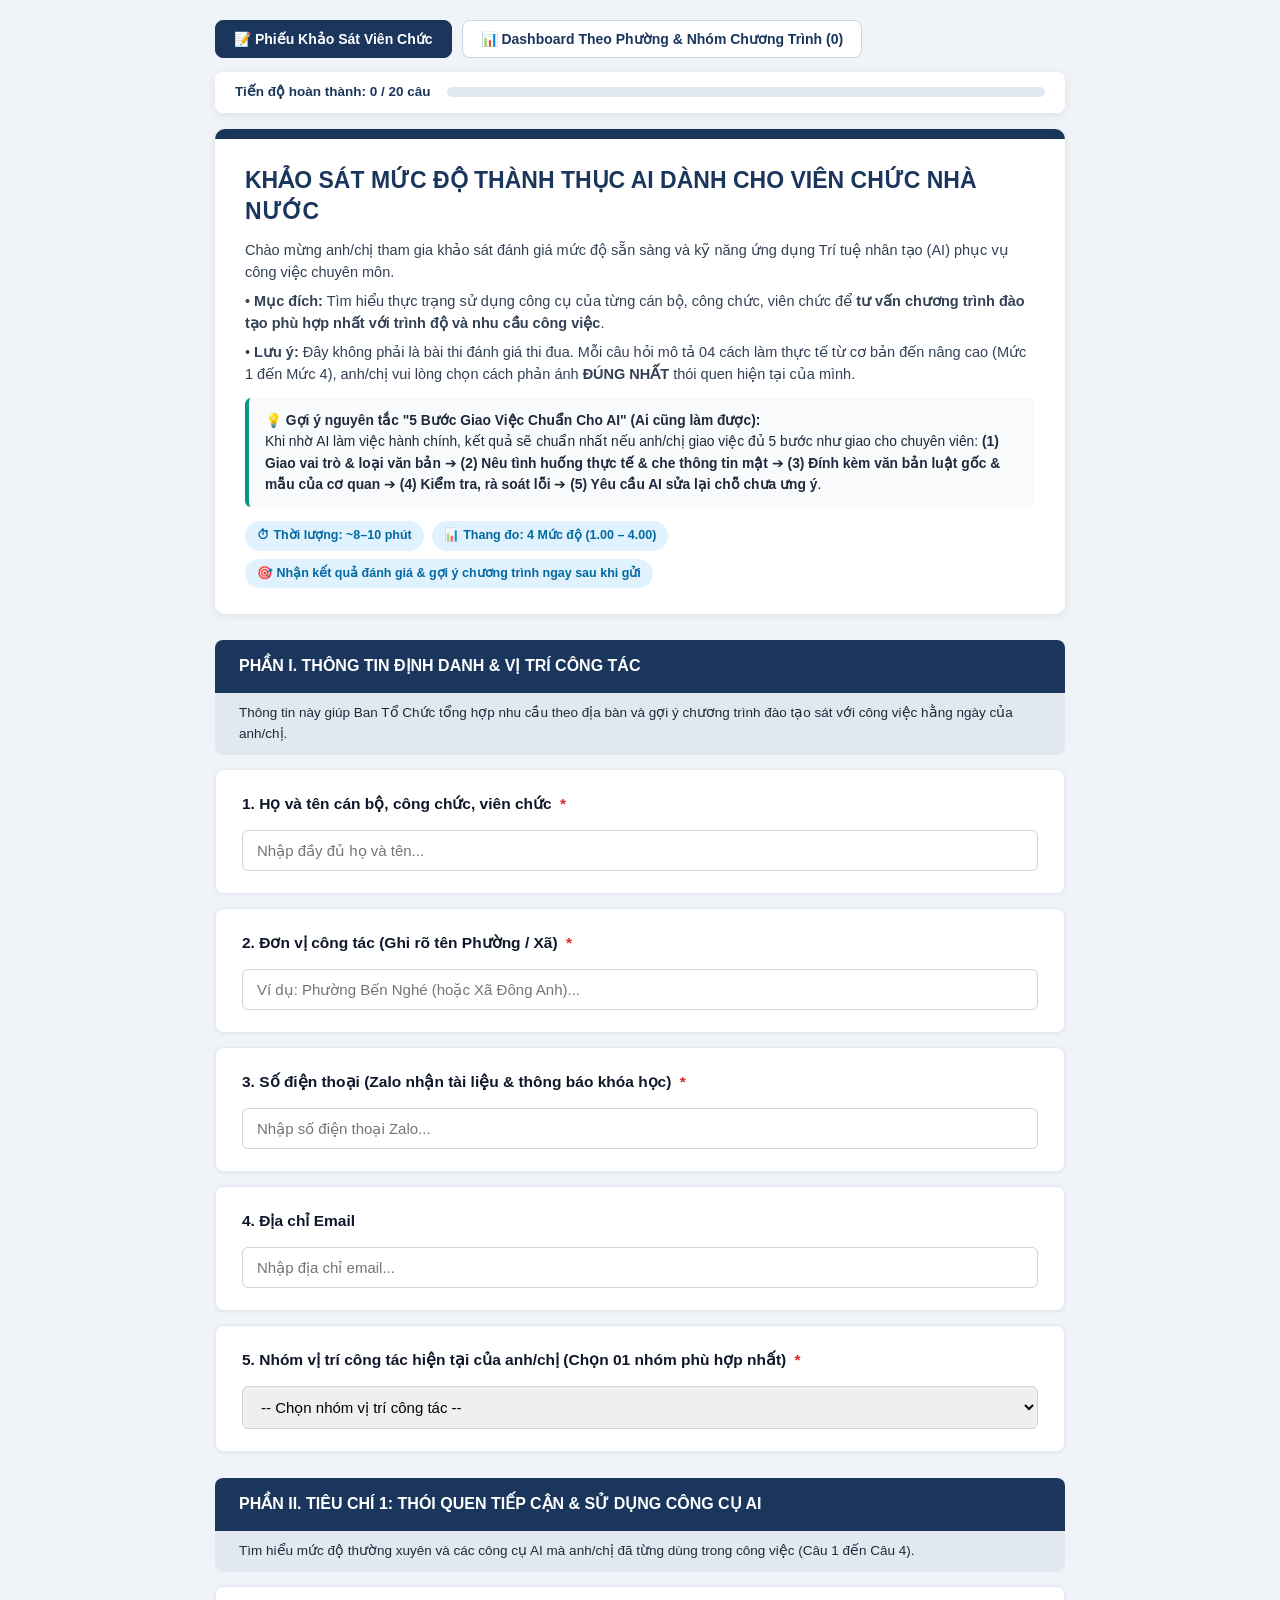
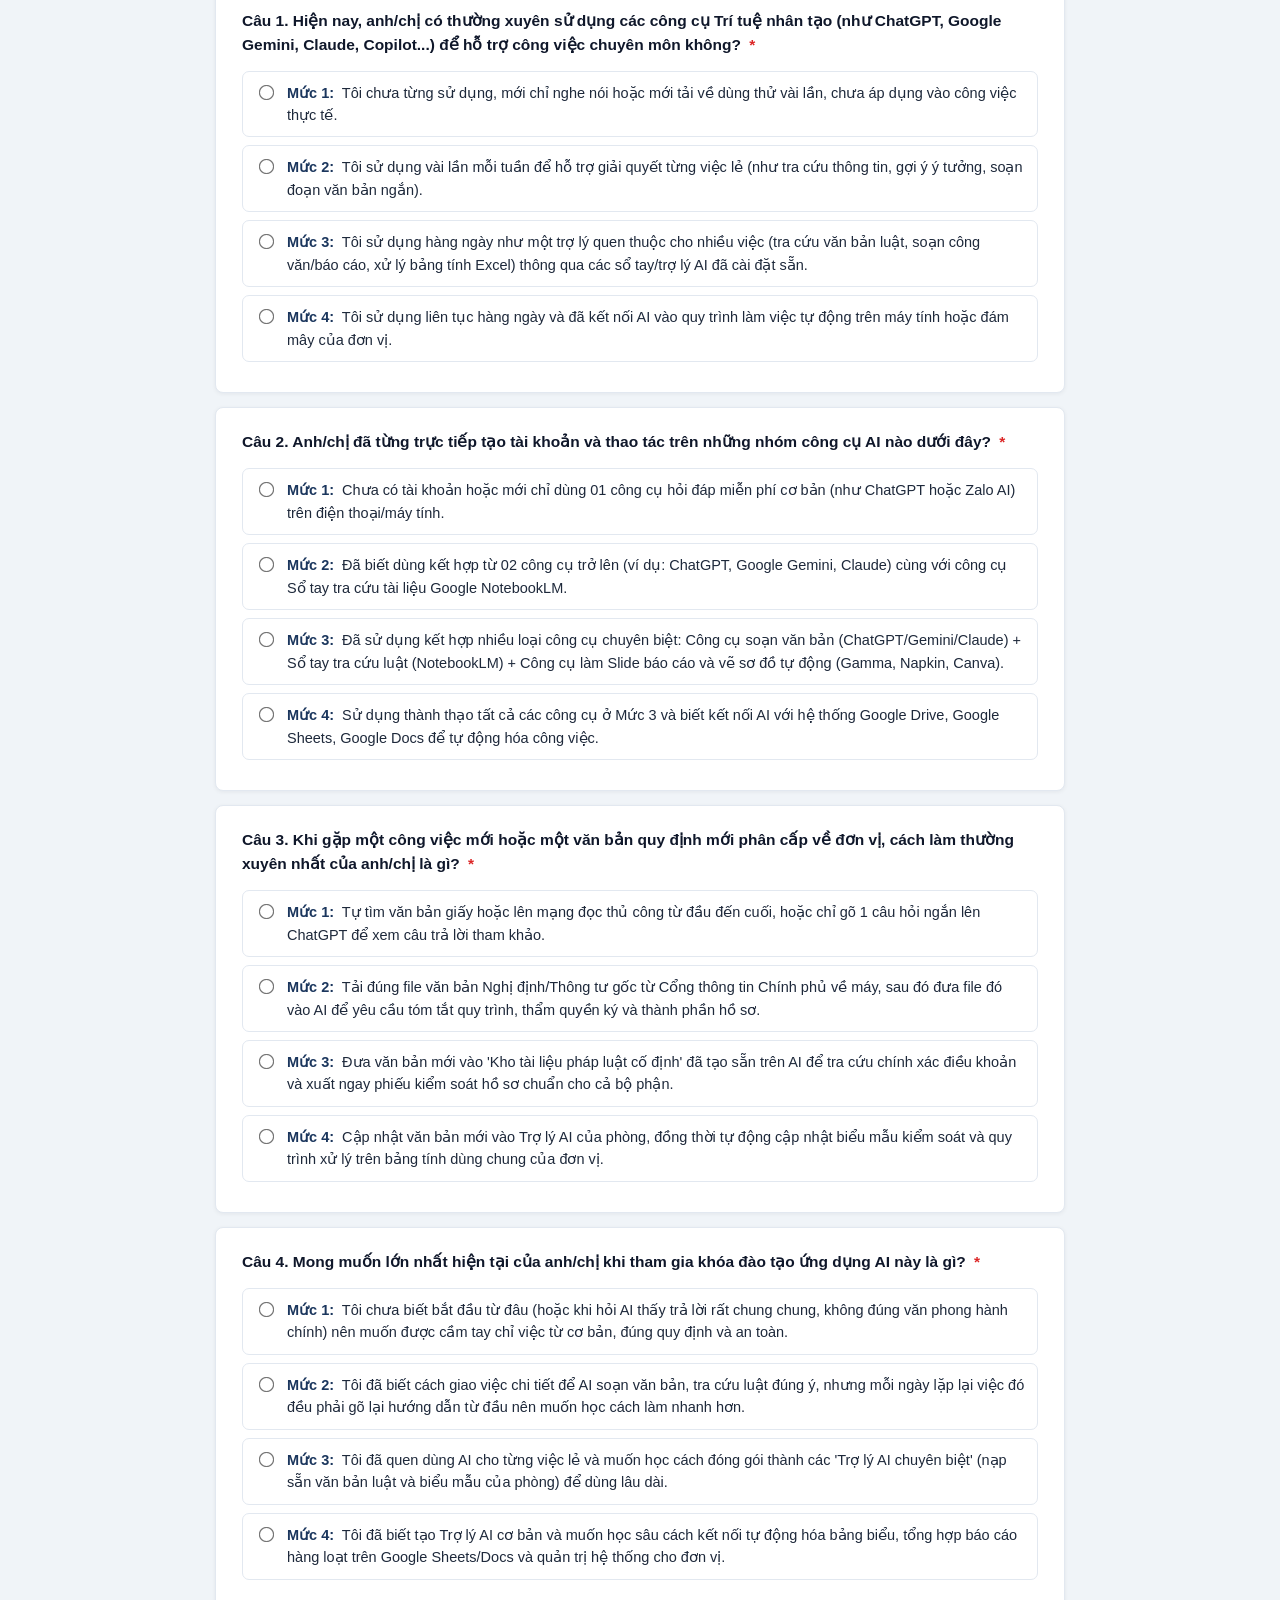
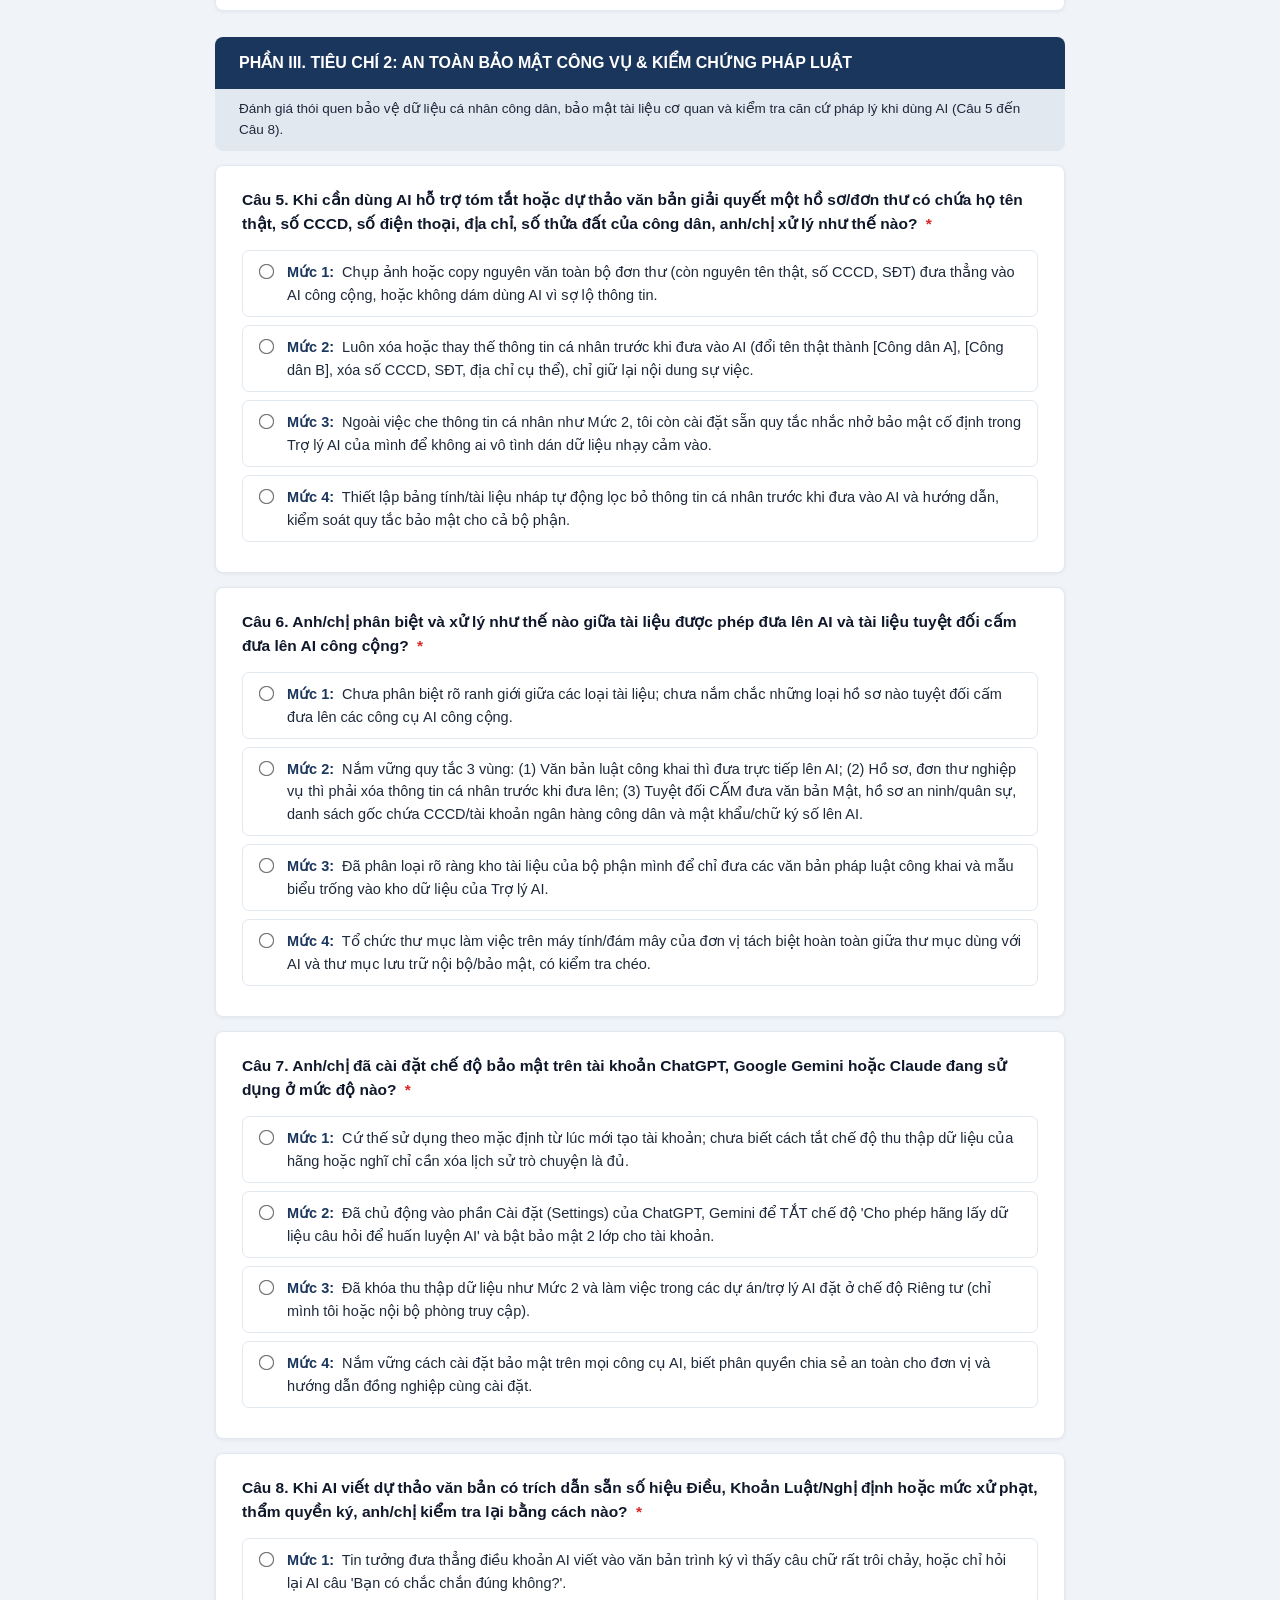
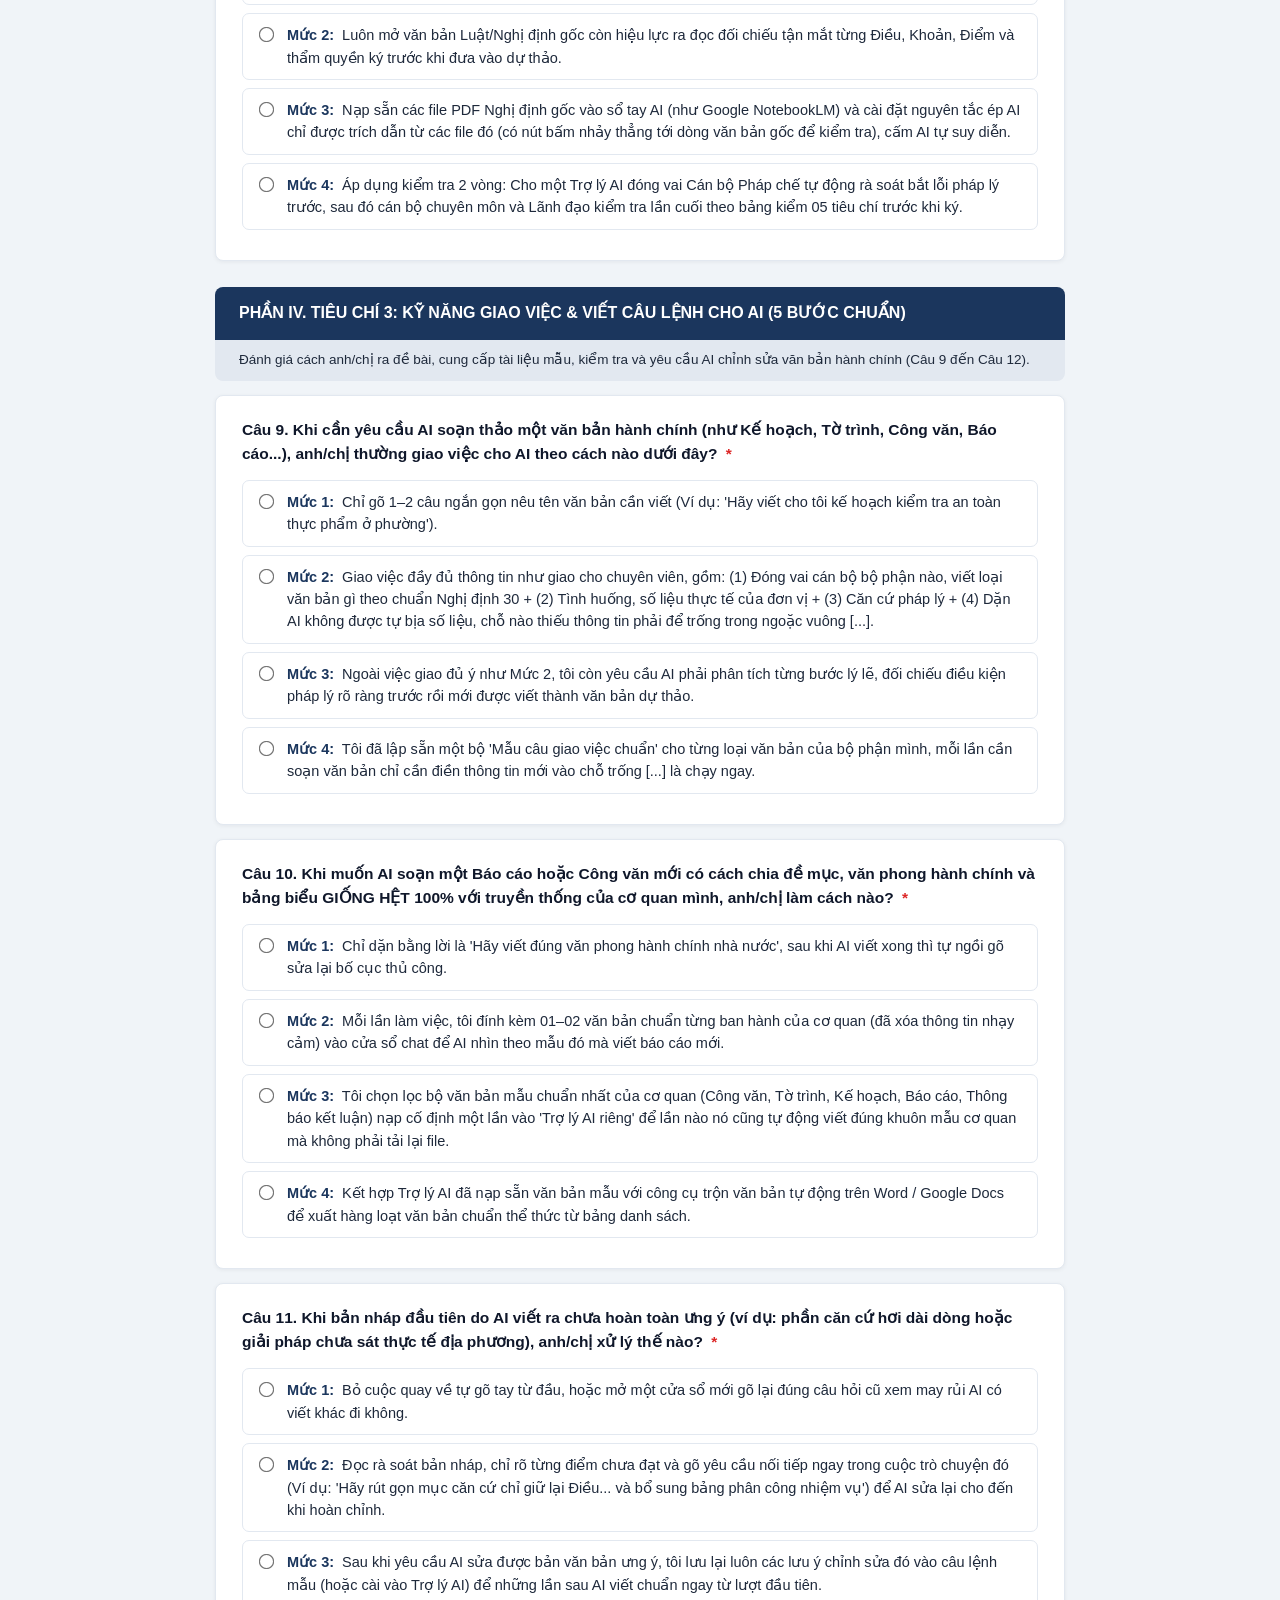
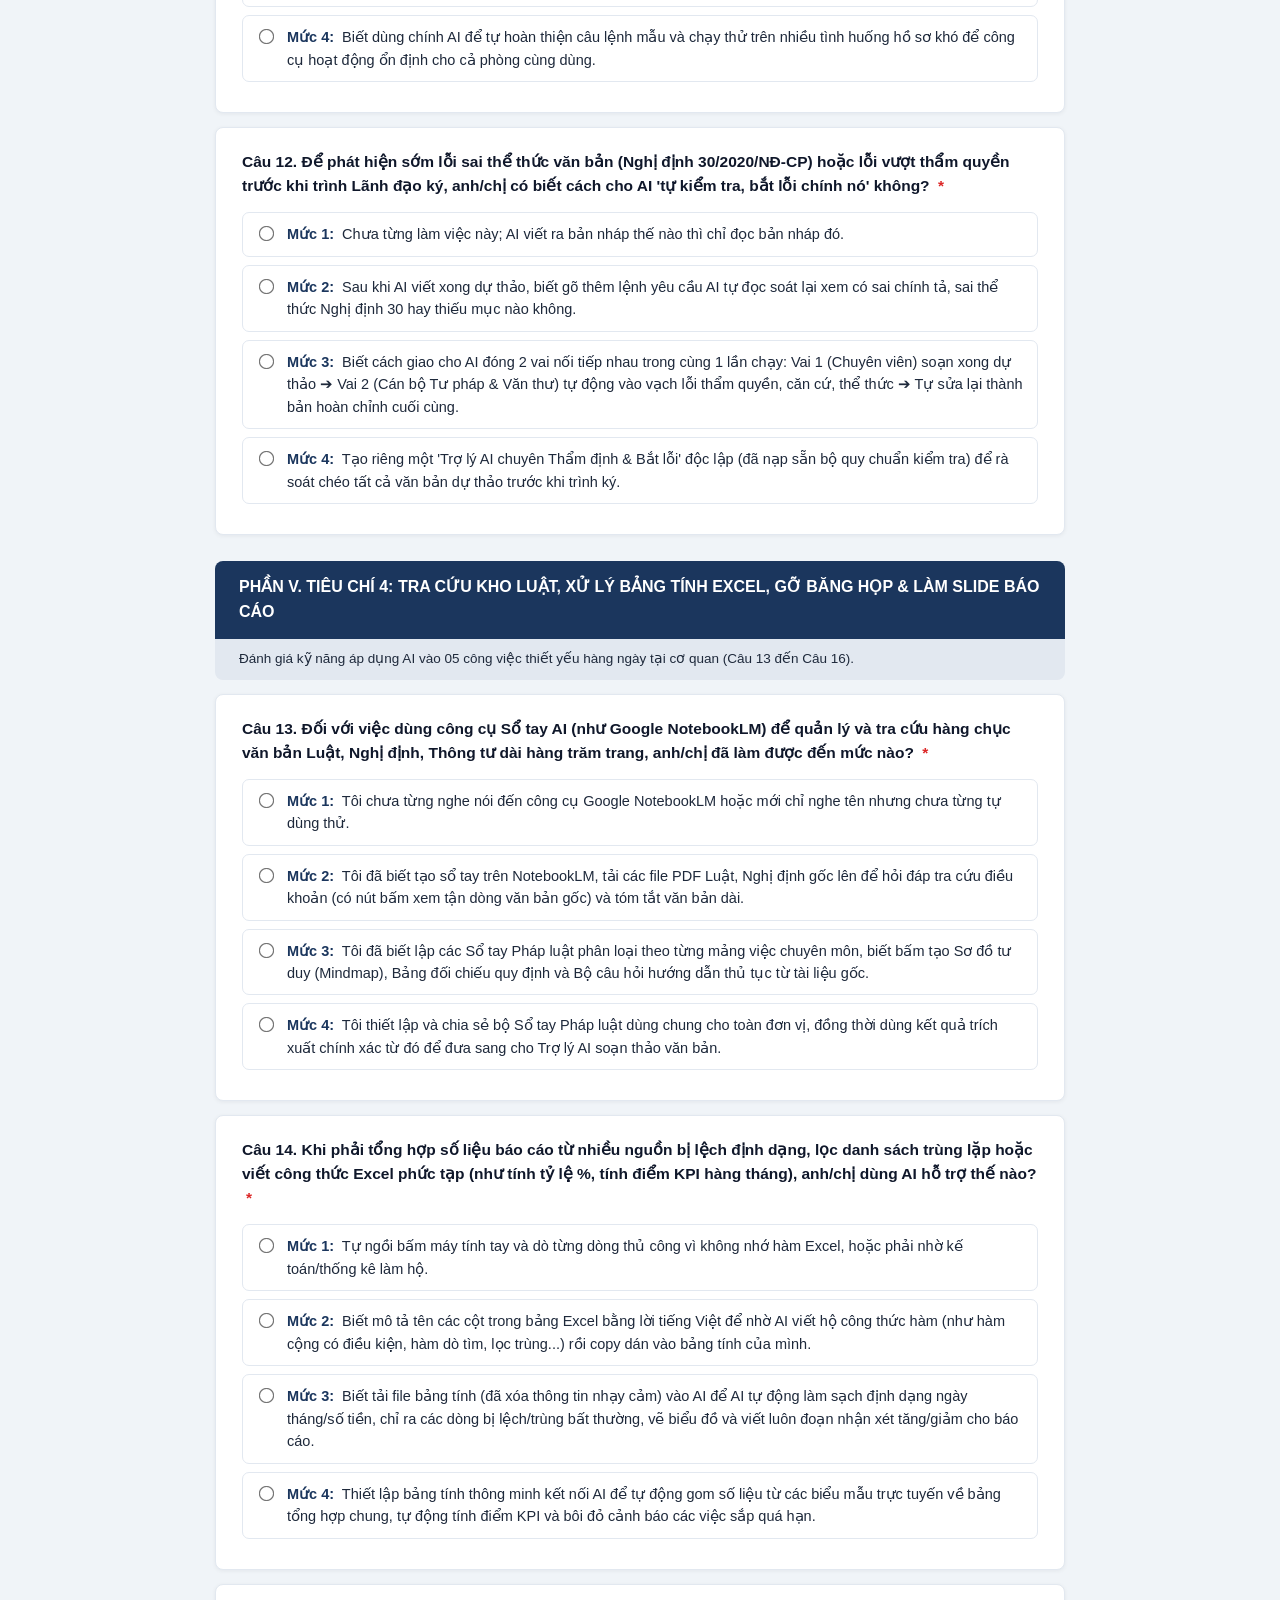
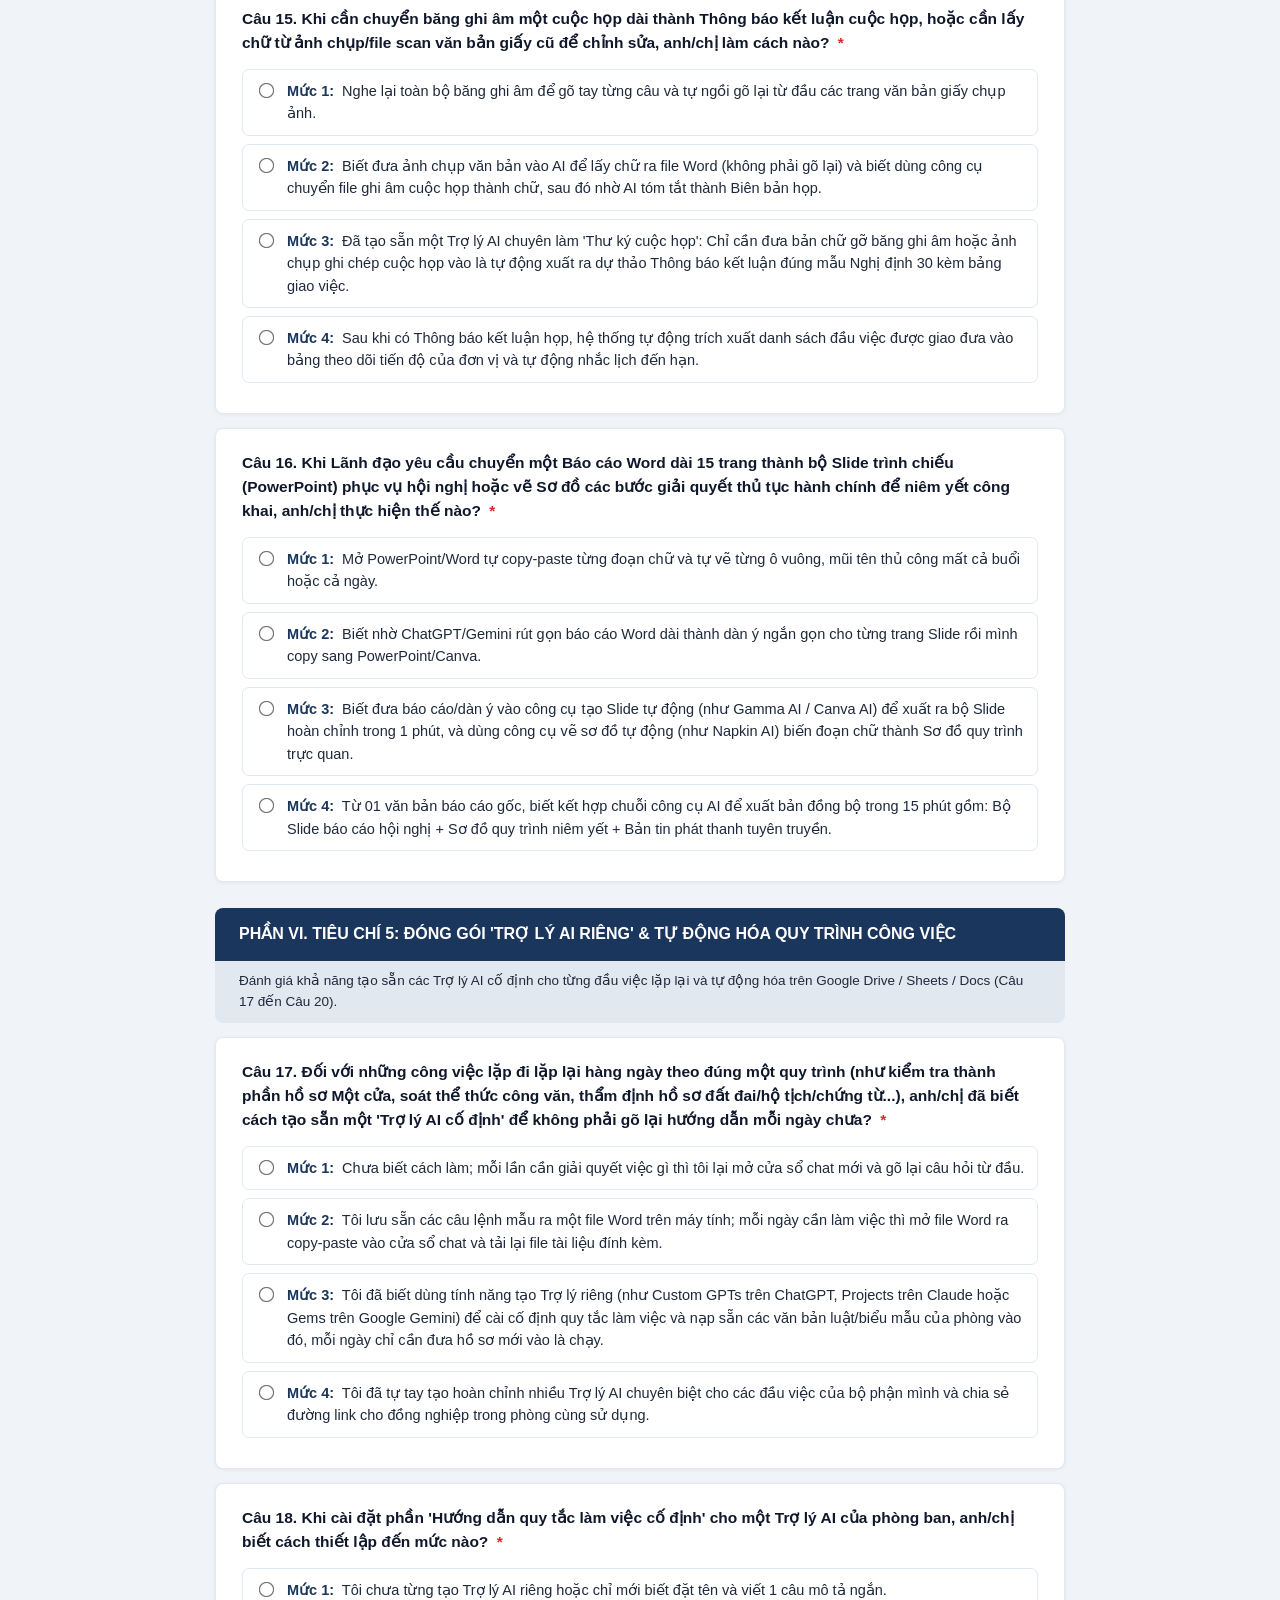
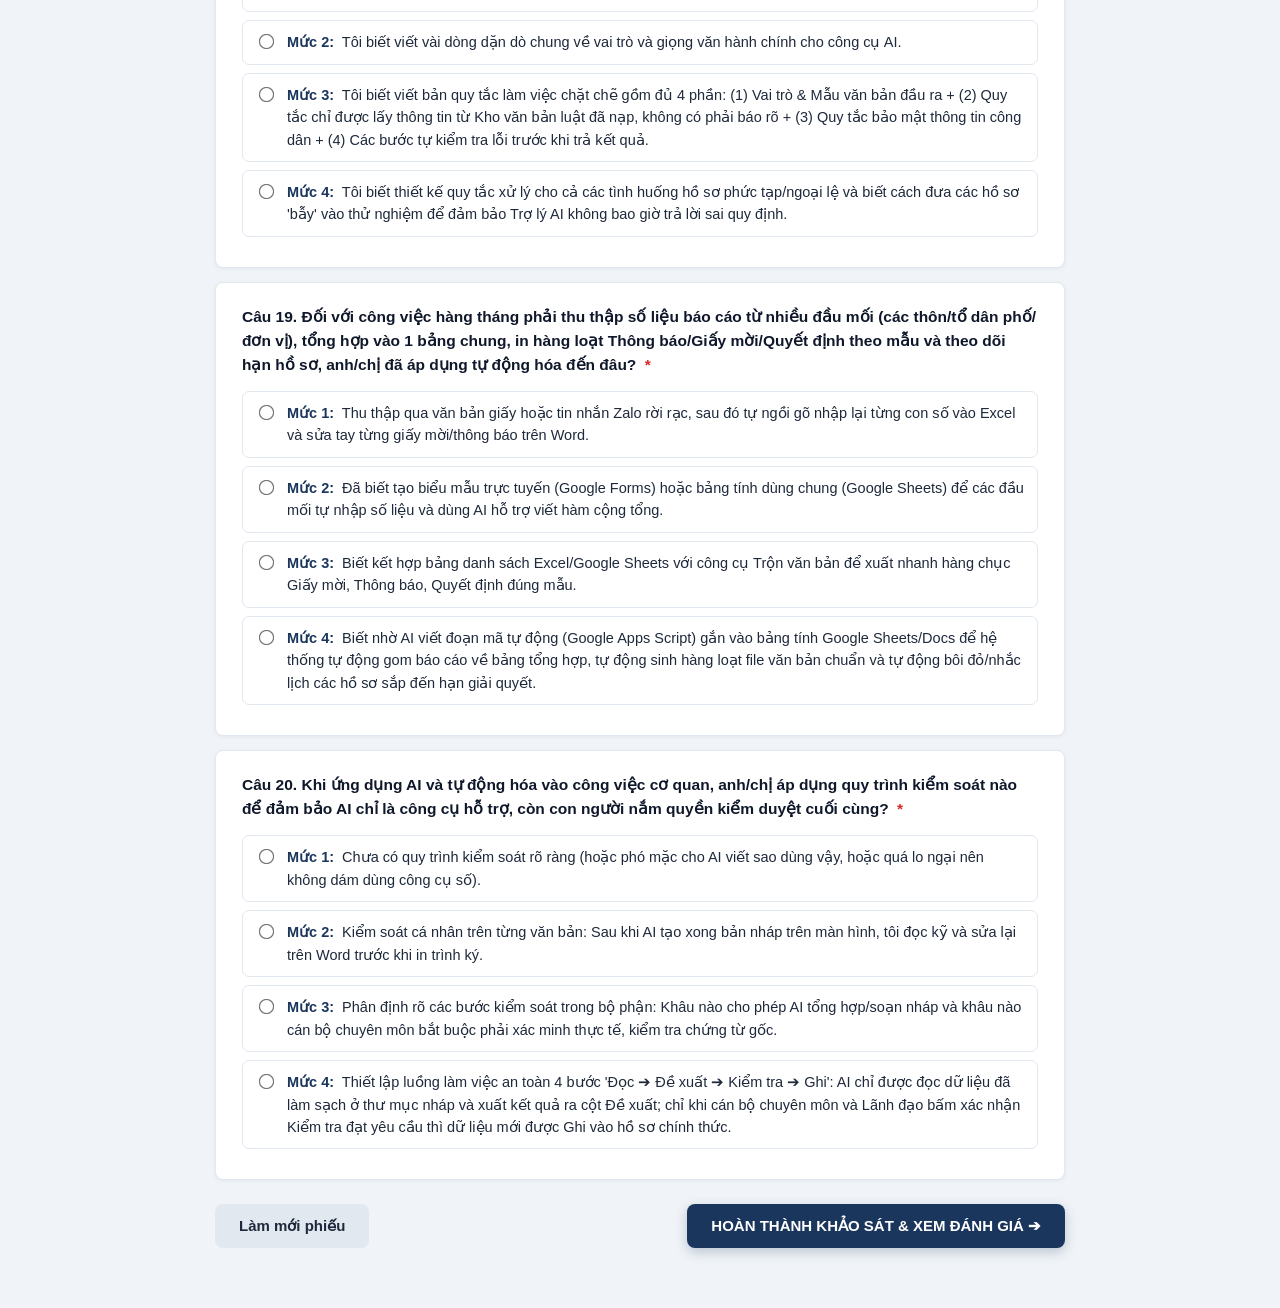
<file: index.html>
<!DOCTYPE html>
<html lang="vi">
<head>
  <meta charset="UTF-8" />
  <meta name="viewport" content="width=device-width, initial-scale=1.0" />
  <title>Khảo sát mức độ thành thục AI dành cho viên chức Nhà nước</title>
  <style>
    :root {
      --primary: #1b365d;
      --primary-light: #2b579a;
      --accent: #0d9488;
      --amber: #d97706;
      --danger: #dc2626;
      --bg: #f0f4f8;
      --card: #ffffff;
      --text: #1e293b;
      --muted: #64748b;
      --border: #cbd5e1;
    }
    * { box-sizing: border-box; }
    body {
      margin: 0;
      padding: 20px 12px 60px;
      font-family: 'Segoe UI', Roboto, Arial, sans-serif;
      background-color: var(--bg);
      color: var(--text);
      line-height: 1.55;
    }
    .container {
      max-width: 850px;
      margin: 0 auto;
    }
    .top-tabs {
      display: flex;
      gap: 10px;
      margin-bottom: 14px;
      flex-wrap: wrap;
    }
    .tab-btn {
      padding: 10px 18px;
      border-radius: 8px;
      border: 1px solid var(--border);
      background: #fff;
      color: var(--primary);
      font-weight: 700;
      font-size: 14px;
      cursor: pointer;
      transition: all 0.2s;
    }
    .tab-btn.active {
      background: var(--primary);
      color: #fff;
      border-color: var(--primary);
    }
    .header-card {
      background: var(--card);
      border-radius: 10px;
      border-top: 10px solid var(--primary);
      padding: 26px 30px;
      box-shadow: 0 2px 8px rgba(15, 23, 42, 0.08);
      margin-bottom: 18px;
    }
    .header-card h1 {
      margin: 0 0 12px;
      font-size: 23px;
      color: var(--primary);
      line-height: 1.35;
    }
    .header-card p {
      margin: 6px 0;
      font-size: 14.5px;
      color: #334155;
    }
    .guide-box {
      background: #f8fafc;
      border-left: 4px solid var(--accent);
      padding: 12px 16px;
      border-radius: 6px;
      margin-top: 12px;
      font-size: 13.8px;
      color: #1e293b;
    }
    .badge-bar {
      display: flex;
      flex-wrap: wrap;
      gap: 8px;
      margin-top: 14px;
    }
    .badge {
      background: #e0f2fe;
      color: #0369a1;
      padding: 5px 12px;
      border-radius: 99px;
      font-size: 12.5px;
      font-weight: 600;
    }
    .section-banner {
      background: var(--primary);
      color: #fff;
      padding: 14px 24px;
      border-radius: 8px 8px 0 0;
      margin-top: 26px;
      font-weight: 700;
      font-size: 16px;
    }
    .section-desc {
      background: #e2e8f0;
      color: #1e293b;
      padding: 10px 24px;
      font-size: 13.5px;
      border-radius: 0 0 8px 8px;
      margin-bottom: 14px;
    }
    .question-card {
      background: var(--card);
      border-radius: 8px;
      padding: 22px 26px;
      margin-bottom: 14px;
      box-shadow: 0 1px 4px rgba(15, 23, 42, 0.06);
      border: 1px solid #e2e8f0;
      transition: border-color 0.2s;
    }
    .question-card.unanswered {
      border: 1.5px solid var(--danger);
      background: #fffafa;
    }
    .q-title {
      font-weight: 600;
      font-size: 15.5px;
      margin-bottom: 14px;
      color: #0f172a;
    }
    .req { color: var(--danger); margin-left: 4px; }
    .text-input, .select-input {
      width: 100%;
      padding: 11px 14px;
      font-size: 15px;
      border: 1px solid var(--border);
      border-radius: 6px;
      outline: none;
      transition: border 0.2s;
    }
    .text-input:focus, .select-input:focus {
      border-color: var(--primary-light);
      box-shadow: 0 0 0 3px rgba(43, 87, 154, 0.12);
    }
    .option-label {
      display: flex;
      align-items: flex-start;
      gap: 11px;
      padding: 10px 12px;
      margin-bottom: 8px;
      border-radius: 7px;
      border: 1px solid #e2e8f0;
      cursor: pointer;
      transition: all 0.15s;
      font-size: 14.5px;
    }
    .option-label:hover {
      background: #f8fafc;
      border-color: #94a3b8;
    }
    .option-label input[type="radio"] {
      margin-top: 4px;
      transform: scale(1.18);
      accent-color: var(--primary);
      flex-shrink: 0;
    }
    .option-label.selected {
      background: #eff6ff;
      border-color: var(--primary-light);
      font-weight: 500;
    }
    .level-tag {
      display: inline-block;
      font-weight: 700;
      color: var(--primary);
      margin-right: 4px;
    }
    .progress-sticky {
      position: sticky;
      top: 0;
      z-index: 50;
      background: rgba(255, 255, 255, 0.96);
      backdrop-filter: blur(6px);
      padding: 10px 20px;
      border-radius: 8px;
      box-shadow: 0 2px 10px rgba(0,0,0,0.08);
      margin-bottom: 16px;
      display: flex;
      align-items: center;
      justify-content: space-between;
      gap: 16px;
    }
    .progress-bar-wrap {
      flex: 1;
      height: 10px;
      background: #e2e8f0;
      border-radius: 99px;
      overflow: hidden;
    }
    .progress-bar-fill {
      height: 100%;
      width: 0%;
      background: linear-gradient(90deg, var(--primary), var(--accent));
      transition: width 0.25s ease;
    }
    .progress-text {
      font-size: 13.5px;
      font-weight: 700;
      color: var(--primary);
      white-space: nowrap;
    }
    .actions-bar {
      display: flex;
      flex-wrap: wrap;
      gap: 12px;
      justify-content: space-between;
      align-items: center;
      margin-top: 24px;
    }
    .btn {
      padding: 13px 24px;
      font-size: 15px;
      font-weight: 700;
      border-radius: 8px;
      border: none;
      cursor: pointer;
      transition: all 0.2s;
    }
    .btn-primary {
      background: var(--primary);
      color: #fff;
      box-shadow: 0 4px 12px rgba(27, 54, 93, 0.25);
    }
    .btn-primary:hover { background: var(--primary-light); }
    .btn-secondary {
      background: #e2e8f0;
      color: #1e293b;
    }
    .btn-secondary:hover { background: #cbd5e1; }
    .btn-teal {
      background: var(--accent);
      color: #fff;
    }
    #resultSection {
      display: none;
      background: var(--card);
      border-radius: 10px;
      border-top: 10px solid var(--accent);
      padding: 28px;
      margin-top: 28px;
      box-shadow: 0 8px 24px rgba(15, 23, 42, 0.14);
    }
    .result-grid {
      display: grid;
      grid-template-columns: repeat(auto-fit, minmax(140px, 1fr));
      gap: 12px;
      margin: 18px 0;
    }
    .score-box {
      background: #f8fafc;
      border: 1px solid #cbd5e1;
      border-radius: 8px;
      padding: 14px;
      text-align: center;
    }
    .score-box .num {
      font-size: 24px;
      font-weight: 800;
      color: var(--primary);
    }
    .score-box .lbl {
      font-size: 12.5px;
      color: var(--muted);
      margin-top: 4px;
    }
    .class-callout {
      background: #f0fdf4;
      border-left: 6px solid #16a34a;
      padding: 20px 22px;
      border-radius: 8px;
      margin: 18px 0;
    }
    .class-callout .summary-maturity {
      font-size: 15.5px;
      color: #0f172a;
      margin: 0 0 12px;
      line-height: 1.6;
    }
    .class-callout .program-fit {
      font-size: 15.5px;
      color: #15803d;
      margin: 0;
      line-height: 1.6;
      background: #dcfce7;
      padding: 12px 16px;
      border-radius: 6px;
    }
    .warn-callout {
      background: #fef2f2;
      border-left: 6px solid var(--danger);
      padding: 14px 18px;
      border-radius: 6px;
      margin: 14px 0;
      color: #991b1b;
      font-size: 14px;
      display: none;
    }
    /* Admin Panel */
    #adminPanel {
      display: none;
      background: var(--card);
      border-radius: 10px;
      border-top: 10px solid var(--amber);
      padding: 26px;
      box-shadow: 0 4px 14px rgba(15, 23, 42, 0.1);
    }
    .dash-grid {
      display: grid;
      grid-template-columns: repeat(auto-fit, minmax(260px, 1fr));
      gap: 16px;
      margin: 16px 0 22px;
    }
    .dash-box {
      background: #f8fafc;
      border: 1px solid #cbd5e1;
      border-radius: 8px;
      padding: 16px;
    }
    .dash-box h4 {
      margin: 0 0 10px;
      color: var(--primary);
      font-size: 15px;
      border-bottom: 2px solid #e2e8f0;
      padding-bottom: 6px;
    }
    .data-table {
      width: 100%;
      border-collapse: collapse;
      margin-top: 10px;
      font-size: 13.5px;
    }
    .data-table th, .data-table td {
      border: 1px solid #cbd5e1;
      padding: 8px 10px;
      text-align: left;
    }
    .data-table th {
      background: var(--primary);
      color: #fff;
    }
    .data-table tr:nth-child(even) { background: #f8fafc; }
  </style>
</head>
<body>

<div class="container">
  <!-- Chuyển đổi giữa Phiếu Khảo Sát và Bảng Quản Trị Kết Quả -->
  <div class="top-tabs">
    <button type="button" class="tab-btn active" id="tabSurveyBtn" onclick="switchTab('survey')">📝 Phiếu Khảo Sát Viên Chức</button>
    <button type="button" class="tab-btn" id="tabAdminBtn" onclick="switchTab('admin')">📊 Dashboard Theo Phường & Nhóm Chương Trình (<span id="countBadge">0</span>)</button>
  </div>

  <!-- TAB 1: PHIẾU KHẢO SÁT -->
  <div id="surveyView">
    <div class="progress-sticky">
      <div class="progress-text" id="progressLabel">Tiến độ hoàn thành: 0 / 20 câu</div>
      <div class="progress-bar-wrap">
        <div class="progress-bar-fill" id="progressBar"></div>
      </div>
    </div>

    <div class="header-card">
      <h1>KHẢO SÁT MỨC ĐỘ THÀNH THỤC AI DÀNH CHO VIÊN CHỨC NHÀ NƯỚC</h1>
      <p>Chào mừng anh/chị tham gia khảo sát đánh giá mức độ sẵn sàng và kỹ năng ứng dụng Trí tuệ nhân tạo (AI) phục vụ công việc chuyên môn.</p>
      <p>• <strong>Mục đích:</strong> Tìm hiểu thực trạng sử dụng công cụ của từng cán bộ, công chức, viên chức để <strong>tư vấn chương trình đào tạo phù hợp nhất với trình độ và nhu cầu công việc</strong>.</p>
      <p>• <strong>Lưu ý:</strong> Đây không phải là bài thi đánh giá thi đua. Mỗi câu hỏi mô tả 04 cách làm thực tế từ cơ bản đến nâng cao (Mức 1 đến Mức 4), anh/chị vui lòng chọn cách phản ánh <strong>ĐÚNG NHẤT</strong> thói quen hiện tại của mình.</p>
      <div class="guide-box">
        💡 <strong>Gợi ý nguyên tắc "5 Bước Giao Việc Chuẩn Cho AI" (Ai cũng làm được):</strong><br/>
        Khi nhờ AI làm việc hành chính, kết quả sẽ chuẩn nhất nếu anh/chị giao việc đủ 5 bước như giao cho chuyên viên: <strong>(1) Giao vai trò & loại văn bản</strong> ➔ <strong>(2) Nêu tình huống thực tế & che thông tin mật</strong> ➔ <strong>(3) Đính kèm văn bản luật gốc & mẫu của cơ quan</strong> ➔ <strong>(4) Kiểm tra, rà soát lỗi</strong> ➔ <strong>(5) Yêu cầu AI sửa lại chỗ chưa ưng ý</strong>.
      </div>
      <div class="badge-bar">
        <span class="badge">⏱ Thời lượng: ~8–10 phút</span>
        <span class="badge">📊 Thang đo: 4 Mức độ (1.00 – 4.00)</span>
        <span class="badge">🎯 Nhận kết quả đánh giá & gợi ý chương trình ngay sau khi gửi</span>
      </div>
    </div>

    <form id="surveyForm" novalidate>
      <div class="section-banner">PHẦN I. THÔNG TIN ĐỊNH DANH & VỊ TRÍ CÔNG TÁC</div>
      <div class="section-desc">Thông tin này giúp Ban Tổ Chức tổng hợp nhu cầu theo địa bàn và gợi ý chương trình đào tạo sát với công việc hằng ngày của anh/chị.</div>

      <div class="question-card">
        <div class="q-title">1. Họ và tên cán bộ, công chức, viên chức <span class="req">*</span></div>
        <input type="text" id="fullName" class="text-input" placeholder="Nhập đầy đủ họ và tên..." required />
      </div>

      <div class="question-card">
        <div class="q-title">2. Đơn vị công tác (Ghi rõ tên Phường / Xã) <span class="req">*</span></div>
        <input type="text" id="unitName" class="text-input" placeholder="Ví dụ: Phường Bến Nghé (hoặc Xã Đông Anh)..." required />
      </div>

      <div class="question-card">
        <div class="q-title">3. Số điện thoại (Zalo nhận tài liệu & thông báo khóa học) <span class="req">*</span></div>
        <input type="tel" id="phone" class="text-input" placeholder="Nhập số điện thoại Zalo..." required />
      </div>

      <div class="question-card">
        <div class="q-title">4. Địa chỉ Email</div>
        <input type="email" id="email" class="text-input" placeholder="Nhập địa chỉ email..." />
      </div>

      <div class="question-card">
        <div class="q-title">5. Nhóm vị trí công tác hiện tại của anh/chị (Chọn 01 nhóm phù hợp nhất) <span class="req">*</span></div>
        <select id="roleGroup" class="select-input" required>
          <option value="">-- Chọn nhóm vị trí công tác --</option>
          <option value="Nhóm 1: Lãnh đạo, Quản lý">Nhóm 1: Lãnh đạo, Quản lý (Thường trực Đảng ủy, HĐND, Lãnh đạo UBND, Thủ trưởng đơn vị, Trưởng/Phó phòng ban)</option>
          <option value="Nhóm 2: Một cửa / Trung tâm HCC">Nhóm 2: Bộ phận Tiếp nhận & Trả kết quả / Trung tâm Phục vụ hành chính công (Một cửa)</option>
          <option value="Nhóm 3: Văn phòng - Thống kê - Nội vụ">Nhóm 3: Văn phòng – Thống kê, Hành chính – Tổng hợp, Văn thư – Lưu trữ, Tổ chức – Nội vụ</option>
          <option value="Nhóm 4: Tư pháp - Hộ tịch - Thanh tra">Nhóm 4: Tư pháp – Hộ tịch, Pháp chế, Thanh tra, Tiếp công dân & Xử lý vi phạm hành chính</option>
          <option value="Nhóm 5: Địa chính - Xây dựng - Môi trường">Nhóm 5: Địa chính – Đất đai – Xây dựng – Đô thị – Tài nguyên & Môi trường</option>
          <option value="Nhóm 6: Tài chính - Kế toán - Đầu tư">Nhóm 6: Tài chính – Kế toán – Ngân sách – Kế hoạch & Đầu tư công</option>
          <option value="Nhóm 7: Văn hóa - Xã hội - Giáo dục - Y tế - Quân sự">Nhóm 7: Văn hóa – Xã hội, Giáo dục, Y tế, Lao động – Bảo trợ xã hội, Truyền thông, Quân sự</option>
        </select>
      </div>

      <div id="questionsContainer"></div>

      <div class="actions-bar">
        <button type="button" class="btn btn-secondary" onclick="resetSurvey()">Làm mới phiếu</button>
        <button type="submit" class="btn btn-primary" id="submitBtn">HOÀN THÀNH KHẢO SÁT & XEM ĐÁNH GIÁ ➔</button>
      </div>
    </form>

    <!-- KẾT QUẢ CÁ NHÂN TỨC THÌ -->
    <div id="resultSection">
      <h2 style="margin-top:0; color: var(--primary);">KẾT QUẢ ĐÁNH GIÁ MỨC ĐỘ THÀNH THỤC AI & CHƯƠNG TRÌNH PHÙ HỢP</h2>
      <p id="resIdentity" style="font-size: 15px; color: #334155;"></p>

      <div class="result-grid">
        <div class="score-box">
          <div class="num" id="scoreTC1">0.00</div>
          <div class="lbl">TC1: Thói quen & Công cụ ( /4.0)</div>
        </div>
        <div class="score-box">
          <div class="num" id="scoreTC2">0.00</div>
          <div class="lbl">TC2: Bảo mật & Kiểm chứng ( /4.0)</div>
        </div>
        <div class="score-box">
          <div class="num" id="scoreTC3">0.00</div>
          <div class="lbl">TC3: Kỹ năng Giao việc cho AI ( /4.0)</div>
        </div>
        <div class="score-box">
          <div class="num" id="scoreTC4">0.00</div>
          <div class="lbl">TC4: Tra cứu Luật & Bảng tính ( /4.0)</div>
        </div>
        <div class="score-box">
          <div class="num" id="scoreTC5">0.00</div>
          <div class="lbl">TC5: Tạo Trợ lý riêng & Tự động hóa ( /4.0)</div>
        </div>
        <div class="score-box" style="background:#eff6ff; border-color: var(--primary-light);">
          <div class="num" id="scoreAvg" style="color: var(--accent);">0.00</div>
          <div class="lbl"><strong>ĐIỂM TB CHUNG (Thang 4.00)</strong></div>
        </div>
      </div>

      <div id="securityWarning" class="warn-callout">
        <strong>💡 Lưu ý nhỏ về An toàn Bảo mật Công vụ:</strong> Để đảm bảo an toàn thông tin tuyệt đối khi làm việc với dữ liệu công dân và văn bản hành chính, chương trình đào tạo sẽ hỗ trợ anh/chị củng cố kỹ năng phân loại dữ liệu Đèn Giao Thông (Xanh - Vàng - Đỏ) và kiểm chứng điều khoản pháp luật gốc.
      </div>

      <div class="class-callout">
        <div style="font-size: 13.5px; font-weight:700; color:#166534; text-transform:uppercase; margin-bottom:8px;">Nhận xét tổng quan & Khuyến nghị chương trình đào tạo:</div>
        <p class="summary-maturity" id="resMaturitySummary"></p>
        <p class="program-fit" id="resProgramFit"></p>
      </div>

      <p id="syncStatusMsg" style="font-size:13.5px; color:#0d9488; font-weight:600; margin-top:8px;"></p>

      <div class="actions-bar" style="margin-top: 18px;">
        <button type="button" class="btn btn-teal" onclick="exportSingleCSV()">📥 Tải Phiếu Kết Quả Cá Nhân (Excel / CSV)</button>
        <button type="button" class="btn btn-secondary" onclick="copyZaloSummary()">📋 Copy Kết Quả Gửi Zalo</button>
        <button type="button" class="btn btn-secondary" onclick="window.print()">🖨 In Phiếu (PDF)</button>
      </div>
    </div>
  </div>

  <!-- TAB 2: DASHBOARD TỔNG HỢP THEO PHƯỜNG & NHÓM CHƯƠNG TRÌNH -->
  <div id="adminPanel">
    <h2 style="margin-top:0; color: var(--primary);">📊 DASHBOARD QUẢN TRỊ: THỐNG KÊ THEO PHƯỜNG/XÃ & NHÓM CHƯƠNG TRÌNH</h2>
    <div style="background:#f0fdf4; border:1px solid #86efac; border-radius:8px; padding:14px 16px; margin-bottom:16px;">
      <div style="font-weight:700; color:#166534; margin-bottom:8px;">✅ Đã khởi tạo Thư mục & Bảng tính Quản trị trên Google Drive (lifecoach.lucdinh@gmail.com):</div>
      <div style="display:flex; gap:10px; flex-wrap:wrap;">
        <a href="https://drive.google.com/drive/folders/1eehOWdStxJkfK5154rFP45pBPe8kDPGE" target="_blank" class="btn btn-primary" style="text-decoration:none; display:inline-block; padding:9px 16px; font-size:13.5px;">📁 Mở Thư mục "Đào tạo Cán bộ Phường/ xã"</a>
        <a href="https://docs.google.com/spreadsheets/d/1H_WIOoKqG6vA4oTfMTPyIaj1sIGA7C1ql9KCvwZUFU8/edit" target="_blank" class="btn btn-teal" style="text-decoration:none; display:inline-block; padding:9px 16px; font-size:13.5px;">📊 Mở Bảng tính & Dashboard Google Sheets</a>
      </div>
    </div>
    <p style="font-size: 14px; color: #334155;">
      • <strong>Đồng bộ tự động từ Web về Bảng tính Google Sheets:</strong> Trong file Google Sheets ở trên, vào <em>Tiện ích mở rộng ➔ Apps Script</em>, dán mã file <code>KET_NOI_GOOGLE_DRIVE_DASHBOARD.gs</code> (đã có sẵn trong thư mục Drive) và bấm <em>Triển khai ➔ Ứng dụng web</em>, sau đó dán đường link <code>https://script.google.com/macros/s/.../exec</code> vào ô dưới đây:
    </p>
    <div style="display:flex; gap:10px; margin-bottom: 18px; flex-wrap:wrap;">
      <input type="url" id="webhookUrl" class="text-input" style="flex:1; min-width:260px;" placeholder="Dán link Google Drive Web App (https://script.google.com/macros/s/.../exec) vào đây..." />
      <button type="button" class="btn btn-primary" onclick="saveWebhook()">Lưu kết nối Google Drive</button>
    </div>

    <!-- 2 BẢNG DASHBOARD TÓM TẮT THEO NHÓM CHƯƠNG TRÌNH & THEO PHƯỜNG/XÃ -->
    <div class="dash-grid">
      <div class="dash-box">
        <h4>1. Thống kê theo Nhóm Chương trình Đào tạo</h4>
        <table class="data-table">
          <thead>
            <tr>
              <th>Chương trình phù hợp</th>
              <th>Số lượng</th>
              <th>Tỷ lệ</th>
            </tr>
          </thead>
          <tbody id="dashByProgramBody"></tbody>
        </table>
      </div>

      <div class="dash-box">
        <h4>2. Thống kê theo Đơn vị (Phường / Xã)</h4>
        <table class="data-table">
          <thead>
            <tr>
              <th>Tên Phường / Xã</th>
              <th>Số học viên</th>
              <th>Điểm TB</th>
            </tr>
          </thead>
          <tbody id="dashByWardBody"></tbody>
        </table>
      </div>
    </div>

    <div style="display:flex; gap:10px; margin-bottom:12px; flex-wrap:wrap;">
      <button type="button" class="btn btn-teal" onclick="exportAllCSV()">📥 Xuất Toàn Bộ Danh Sách Ra File Excel (.CSV)</button>
      <button type="button" class="btn btn-secondary" onclick="clearAllRecords()">🗑 Xóa dữ liệu lưu tạm trên máy</button>
    </div>

    <div style="overflow-x:auto;">
      <table class="data-table">
        <thead>
          <tr>
            <th>STT</th>
            <th>Thời gian</th>
            <th>Họ và tên</th>
            <th>Phường / Xã</th>
            <th>SĐT Zalo</th>
            <th>Nhóm vị trí</th>
            <th>TC1</th>
            <th>TC2</th>
            <th>TC3</th>
            <th>TC4</th>
            <th>TC5</th>
            <th>ĐTB Chung</th>
            <th>Chương trình Phù hợp</th>
          </tr>
        </thead>
        <tbody id="recordsTableBody"></tbody>
      </table>
    </div>
  </div>
</div>

<script>
// Cho phép truyền sẵn link Google Drive Webhook qua tham số URL (?webhook=...) hoặc cài mặc định
const DEFAULT_GOOGLE_DRIVE_WEBHOOK = "https://script.google.com/macros/s/AKfycbxE5HycypziT5v02l-qfx7LYDOXckKx_adSG8timKdkv1QtMMKY9H9ev70hi405v2Ur/exec";

const sectionsData = [
  {
    banner: "PHẦN II. TIÊU CHÍ 1: THÓI QUEN TIẾP CẬN & SỬ DỤNG CÔNG CỤ AI",
    desc: "Tìm hiểu mức độ thường xuyên và các công cụ AI mà anh/chị đã từng dùng trong công việc (Câu 1 đến Câu 4).",
    questions: [
      {
        id: 1,
        title: "Câu 1. Hiện nay, anh/chị có thường xuyên sử dụng các công cụ Trí tuệ nhân tạo (như ChatGPT, Google Gemini, Claude, Copilot...) để hỗ trợ công việc chuyên môn không?",
        options: [
          "Mức 1: Tôi chưa từng sử dụng, mới chỉ nghe nói hoặc mới tải về dùng thử vài lần, chưa áp dụng vào công việc thực tế.",
          "Mức 2: Tôi sử dụng vài lần mỗi tuần để hỗ trợ giải quyết từng việc lẻ (như tra cứu thông tin, gợi ý ý tưởng, soạn đoạn văn bản ngắn).",
          "Mức 3: Tôi sử dụng hàng ngày như một trợ lý quen thuộc cho nhiều việc (tra cứu văn bản luật, soạn công văn/báo cáo, xử lý bảng tính Excel) thông qua các sổ tay/trợ lý AI đã cài đặt sẵn.",
          "Mức 4: Tôi sử dụng liên tục hàng ngày và đã kết nối AI vào quy trình làm việc tự động trên máy tính hoặc đám mây của đơn vị."
        ]
      },
      {
        id: 2,
        title: "Câu 2. Anh/chị đã từng trực tiếp tạo tài khoản và thao tác trên những nhóm công cụ AI nào dưới đây?",
        options: [
          "Mức 1: Chưa có tài khoản hoặc mới chỉ dùng 01 công cụ hỏi đáp miễn phí cơ bản (như ChatGPT hoặc Zalo AI) trên điện thoại/máy tính.",
          "Mức 2: Đã biết dùng kết hợp từ 02 công cụ trở lên (ví dụ: ChatGPT, Google Gemini, Claude) cùng với công cụ Sổ tay tra cứu tài liệu Google NotebookLM.",
          "Mức 3: Đã sử dụng kết hợp nhiều loại công cụ chuyên biệt: Công cụ soạn văn bản (ChatGPT/Gemini/Claude) + Sổ tay tra cứu luật (NotebookLM) + Công cụ làm Slide báo cáo và vẽ sơ đồ tự động (Gamma, Napkin, Canva).",
          "Mức 4: Sử dụng thành thạo tất cả các công cụ ở Mức 3 và biết kết nối AI với hệ thống Google Drive, Google Sheets, Google Docs để tự động hóa công việc."
        ]
      },
      {
        id: 3,
        title: "Câu 3. Khi gặp một công việc mới hoặc một văn bản quy định mới phân cấp về đơn vị, cách làm thường xuyên nhất của anh/chị là gì?",
        options: [
          "Mức 1: Tự tìm văn bản giấy hoặc lên mạng đọc thủ công từ đầu đến cuối, hoặc chỉ gõ 1 câu hỏi ngắn lên ChatGPT để xem câu trả lời tham khảo.",
          "Mức 2: Tải đúng file văn bản Nghị định/Thông tư gốc từ Cổng thông tin Chính phủ về máy, sau đó đưa file đó vào AI để yêu cầu tóm tắt quy trình, thẩm quyền ký và thành phần hồ sơ.",
          "Mức 3: Đưa văn bản mới vào 'Kho tài liệu pháp luật cố định' đã tạo sẵn trên AI để tra cứu chính xác điều khoản và xuất ngay phiếu kiểm soát hồ sơ chuẩn cho cả bộ phận.",
          "Mức 4: Cập nhật văn bản mới vào Trợ lý AI của phòng, đồng thời tự động cập nhật biểu mẫu kiểm soát và quy trình xử lý trên bảng tính dùng chung của đơn vị."
        ]
      },
      {
        id: 4,
        title: "Câu 4. Mong muốn lớn nhất hiện tại của anh/chị khi tham gia khóa đào tạo ứng dụng AI này là gì?",
        options: [
          "Mức 1: Tôi chưa biết bắt đầu từ đâu (hoặc khi hỏi AI thấy trả lời rất chung chung, không đúng văn phong hành chính) nên muốn được cầm tay chỉ việc từ cơ bản, đúng quy định và an toàn.",
          "Mức 2: Tôi đã biết cách giao việc chi tiết để AI soạn văn bản, tra cứu luật đúng ý, nhưng mỗi ngày lặp lại việc đó đều phải gõ lại hướng dẫn từ đầu nên muốn học cách làm nhanh hơn.",
          "Mức 3: Tôi đã quen dùng AI cho từng việc lẻ và muốn học cách đóng gói thành các 'Trợ lý AI chuyên biệt' (nạp sẵn văn bản luật và biểu mẫu của phòng) để dùng lâu dài.",
          "Mức 4: Tôi đã biết tạo Trợ lý AI cơ bản và muốn học sâu cách kết nối tự động hóa bảng biểu, tổng hợp báo cáo hàng loạt trên Google Sheets/Docs và quản trị hệ thống cho đơn vị."
        ]
      }
    ]
  },
  {
    banner: "PHẦN III. TIÊU CHÍ 2: AN TOÀN BẢO MẬT CÔNG VỤ & KIỂM CHỨNG PHÁP LUẬT",
    desc: "Đánh giá thói quen bảo vệ dữ liệu cá nhân công dân, bảo mật tài liệu cơ quan và kiểm tra căn cứ pháp lý khi dùng AI (Câu 5 đến Câu 8).",
    questions: [
      {
        id: 5,
        title: "Câu 5. Khi cần dùng AI hỗ trợ tóm tắt hoặc dự thảo văn bản giải quyết một hồ sơ/đơn thư có chứa họ tên thật, số CCCD, số điện thoại, địa chỉ, số thửa đất của công dân, anh/chị xử lý như thế nào?",
        options: [
          "Mức 1: Chụp ảnh hoặc copy nguyên văn toàn bộ đơn thư (còn nguyên tên thật, số CCCD, SĐT) đưa thẳng vào AI công cộng, hoặc không dám dùng AI vì sợ lộ thông tin.",
          "Mức 2: Luôn xóa hoặc thay thế thông tin cá nhân trước khi đưa vào AI (đổi tên thật thành [Công dân A], [Công dân B], xóa số CCCD, SĐT, địa chỉ cụ thể), chỉ giữ lại nội dung sự việc.",
          "Mức 3: Ngoài việc che thông tin cá nhân như Mức 2, tôi còn cài đặt sẵn quy tắc nhắc nhở bảo mật cố định trong Trợ lý AI của mình để không ai vô tình dán dữ liệu nhạy cảm vào.",
          "Mức 4: Thiết lập bảng tính/tài liệu nháp tự động lọc bỏ thông tin cá nhân trước khi đưa vào AI và hướng dẫn, kiểm soát quy tắc bảo mật cho cả bộ phận."
        ]
      },
      {
        id: 6,
        title: "Câu 6. Anh/chị phân biệt và xử lý như thế nào giữa tài liệu được phép đưa lên AI và tài liệu tuyệt đối cấm đưa lên AI công cộng?",
        options: [
          "Mức 1: Chưa phân biệt rõ ranh giới giữa các loại tài liệu; chưa nắm chắc những loại hồ sơ nào tuyệt đối cấm đưa lên các công cụ AI công cộng.",
          "Mức 2: Nắm vững quy tắc 3 vùng: (1) Văn bản luật công khai thì đưa trực tiếp lên AI; (2) Hồ sơ, đơn thư nghiệp vụ thì phải xóa thông tin cá nhân trước khi đưa lên; (3) Tuyệt đối CẤM đưa văn bản Mật, hồ sơ an ninh/quân sự, danh sách gốc chứa CCCD/tài khoản ngân hàng công dân và mật khẩu/chữ ký số lên AI.",
          "Mức 3: Đã phân loại rõ ràng kho tài liệu của bộ phận mình để chỉ đưa các văn bản pháp luật công khai và mẫu biểu trống vào kho dữ liệu của Trợ lý AI.",
          "Mức 4: Tổ chức thư mục làm việc trên máy tính/đám mây của đơn vị tách biệt hoàn toàn giữa thư mục dùng với AI và thư mục lưu trữ nội bộ/bảo mật, có kiểm tra chéo."
        ]
      },
      {
        id: 7,
        title: "Câu 7. Anh/chị đã cài đặt chế độ bảo mật trên tài khoản ChatGPT, Google Gemini hoặc Claude đang sử dụng ở mức độ nào?",
        options: [
          "Mức 1: Cứ thế sử dụng theo mặc định từ lúc mới tạo tài khoản; chưa biết cách tắt chế độ thu thập dữ liệu của hãng hoặc nghĩ chỉ cần xóa lịch sử trò chuyện là đủ.",
          "Mức 2: Đã chủ động vào phần Cài đặt (Settings) của ChatGPT, Gemini để TẮT chế độ 'Cho phép hãng lấy dữ liệu câu hỏi để huấn luyện AI' và bật bảo mật 2 lớp cho tài khoản.",
          "Mức 3: Đã khóa thu thập dữ liệu như Mức 2 và làm việc trong các dự án/trợ lý AI đặt ở chế độ Riêng tư (chỉ mình tôi hoặc nội bộ phòng truy cập).",
          "Mức 4: Nắm vững cách cài đặt bảo mật trên mọi công cụ AI, biết phân quyền chia sẻ an toàn cho đơn vị và hướng dẫn đồng nghiệp cùng cài đặt."
        ]
      },
      {
        id: 8,
        title: "Câu 8. Khi AI viết dự thảo văn bản có trích dẫn sẵn số hiệu Điều, Khoản Luật/Nghị định hoặc mức xử phạt, thẩm quyền ký, anh/chị kiểm tra lại bằng cách nào?",
        options: [
          "Mức 1: Tin tưởng đưa thẳng điều khoản AI viết vào văn bản trình ký vì thấy câu chữ rất trôi chảy, hoặc chỉ hỏi lại AI câu 'Bạn có chắc chắn đúng không?'.",
          "Mức 2: Luôn mở văn bản Luật/Nghị định gốc còn hiệu lực ra đọc đối chiếu tận mắt từng Điều, Khoản, Điểm và thẩm quyền ký trước khi đưa vào dự thảo.",
          "Mức 3: Nạp sẵn các file PDF Nghị định gốc vào sổ tay AI (như Google NotebookLM) và cài đặt nguyên tắc ép AI chỉ được trích dẫn từ các file đó (có nút bấm nhảy thẳng tới dòng văn bản gốc để kiểm tra), cấm AI tự suy diễn.",
          "Mức 4: Áp dụng kiểm tra 2 vòng: Cho một Trợ lý AI đóng vai Cán bộ Pháp chế tự động rà soát bắt lỗi pháp lý trước, sau đó cán bộ chuyên môn và Lãnh đạo kiểm tra lần cuối theo bảng kiểm 05 tiêu chí trước khi ký."
        ]
      }
    ]
  },
  {
    banner: "PHẦN IV. TIÊU CHÍ 3: KỸ NĂNG GIAO VIỆC & VIẾT CÂU LỆNH CHO AI (5 BƯỚC CHUẨN)",
    desc: "Đánh giá cách anh/chị ra đề bài, cung cấp tài liệu mẫu, kiểm tra và yêu cầu AI chỉnh sửa văn bản hành chính (Câu 9 đến Câu 12).",
    questions: [
      {
        id: 9,
        title: "Câu 9. Khi cần yêu cầu AI soạn thảo một văn bản hành chính (như Kế hoạch, Tờ trình, Công văn, Báo cáo...), anh/chị thường giao việc cho AI theo cách nào dưới đây?",
        options: [
          "Mức 1: Chỉ gõ 1–2 câu ngắn gọn nêu tên văn bản cần viết (Ví dụ: 'Hãy viết cho tôi kế hoạch kiểm tra an toàn thực phẩm ở phường').",
          "Mức 2: Giao việc đầy đủ thông tin như giao cho chuyên viên, gồm: (1) Đóng vai cán bộ bộ phận nào, viết loại văn bản gì theo chuẩn Nghị định 30 + (2) Tình huống, số liệu thực tế của đơn vị + (3) Căn cứ pháp lý + (4) Dặn AI không được tự bịa số liệu, chỗ nào thiếu thông tin phải để trống trong ngoặc vuông [...].",
          "Mức 3: Ngoài việc giao đủ ý như Mức 2, tôi còn yêu cầu AI phải phân tích từng bước lý lẽ, đối chiếu điều kiện pháp lý rõ ràng trước rồi mới được viết thành văn bản dự thảo.",
          "Mức 4: Tôi đã lập sẵn một bộ 'Mẫu câu giao việc chuẩn' cho từng loại văn bản của bộ phận mình, mỗi lần cần soạn văn bản chỉ cần điền thông tin mới vào chỗ trống [...] là chạy ngay."
        ]
      },
      {
        id: 10,
        title: "Câu 10. Khi muốn AI soạn một Báo cáo hoặc Công văn mới có cách chia đề mục, văn phong hành chính và bảng biểu GIỐNG HỆT 100% với truyền thống của cơ quan mình, anh/chị làm cách nào?",
        options: [
          "Mức 1: Chỉ dặn bằng lời là 'Hãy viết đúng văn phong hành chính nhà nước', sau khi AI viết xong thì tự ngồi gõ sửa lại bố cục thủ công.",
          "Mức 2: Mỗi lần làm việc, tôi đính kèm 01–02 văn bản chuẩn từng ban hành của cơ quan (đã xóa thông tin nhạy cảm) vào cửa sổ chat để AI nhìn theo mẫu đó mà viết báo cáo mới.",
          "Mức 3: Tôi chọn lọc bộ văn bản mẫu chuẩn nhất của cơ quan (Công văn, Tờ trình, Kế hoạch, Báo cáo, Thông báo kết luận) nạp cố định một lần vào 'Trợ lý AI riêng' để lần nào nó cũng tự động viết đúng khuôn mẫu cơ quan mà không phải tải lại file.",
          "Mức 4: Kết hợp Trợ lý AI đã nạp sẵn văn bản mẫu với công cụ trộn văn bản tự động trên Word / Google Docs để xuất hàng loạt văn bản chuẩn thể thức từ bảng danh sách."
        ]
      },
      {
        id: 11,
        title: "Câu 11. Khi bản nháp đầu tiên do AI viết ra chưa hoàn toàn ưng ý (ví dụ: phần căn cứ hơi dài dòng hoặc giải pháp chưa sát thực tế địa phương), anh/chị xử lý thế nào?",
        options: [
          "Mức 1: Bỏ cuộc quay về tự gõ tay từ đầu, hoặc mở một cửa sổ mới gõ lại đúng câu hỏi cũ xem may rủi AI có viết khác đi không.",
          "Mức 2: Đọc rà soát bản nháp, chỉ rõ từng điểm chưa đạt và gõ yêu cầu nối tiếp ngay trong cuộc trò chuyện đó (Ví dụ: 'Hãy rút gọn mục căn cứ chỉ giữ lại Điều... và bổ sung bảng phân công nhiệm vụ') để AI sửa lại cho đến khi hoàn chỉnh.",
          "Mức 3: Sau khi yêu cầu AI sửa được bản văn bản ưng ý, tôi lưu lại luôn các lưu ý chỉnh sửa đó vào câu lệnh mẫu (hoặc cài vào Trợ lý AI) để những lần sau AI viết chuẩn ngay từ lượt đầu tiên.",
          "Mức 4: Biết dùng chính AI để tự hoàn thiện câu lệnh mẫu và chạy thử trên nhiều tình huống hồ sơ khó để công cụ hoạt động ổn định cho cả phòng cùng dùng."
        ]
      },
      {
        id: 12,
        title: "Câu 12. Để phát hiện sớm lỗi sai thể thức văn bản (Nghị định 30/2020/NĐ-CP) hoặc lỗi vượt thẩm quyền trước khi trình Lãnh đạo ký, anh/chị có biết cách cho AI 'tự kiểm tra, bắt lỗi chính nó' không?",
        options: [
          "Mức 1: Chưa từng làm việc này; AI viết ra bản nháp thế nào thì chỉ đọc bản nháp đó.",
          "Mức 2: Sau khi AI viết xong dự thảo, biết gõ thêm lệnh yêu cầu AI tự đọc soát lại xem có sai chính tả, sai thể thức Nghị định 30 hay thiếu mục nào không.",
          "Mức 3: Biết cách giao cho AI đóng 2 vai nối tiếp nhau trong cùng 1 lần chạy: Vai 1 (Chuyên viên) soạn xong dự thảo ➔ Vai 2 (Cán bộ Tư pháp & Văn thư) tự động vào vạch lỗi thẩm quyền, căn cứ, thể thức ➔ Tự sửa lại thành bản hoàn chỉnh cuối cùng.",
          "Mức 4: Tạo riêng một 'Trợ lý AI chuyên Thẩm định & Bắt lỗi' độc lập (đã nạp sẵn bộ quy chuẩn kiểm tra) để rà soát chéo tất cả văn bản dự thảo trước khi trình ký."
        ]
      }
    ]
  },
  {
    banner: "PHẦN V. TIÊU CHÍ 4: TRA CỨU KHO LUẬT, XỬ LÝ BẢNG TÍNH EXCEL, GỠ BĂNG HỌP & LÀM SLIDE BÁO CÁO",
    desc: "Đánh giá kỹ năng áp dụng AI vào 05 công việc thiết yếu hàng ngày tại cơ quan (Câu 13 đến Câu 16).",
    questions: [
      {
        id: 13,
        title: "Câu 13. Đối với việc dùng công cụ Sổ tay AI (như Google NotebookLM) để quản lý và tra cứu hàng chục văn bản Luật, Nghị định, Thông tư dài hàng trăm trang, anh/chị đã làm được đến mức nào?",
        options: [
          "Mức 1: Tôi chưa từng nghe nói đến công cụ Google NotebookLM hoặc mới chỉ nghe tên nhưng chưa từng tự dùng thử.",
          "Mức 2: Tôi đã biết tạo sổ tay trên NotebookLM, tải các file PDF Luật, Nghị định gốc lên để hỏi đáp tra cứu điều khoản (có nút bấm xem tận dòng văn bản gốc) và tóm tắt văn bản dài.",
          "Mức 3: Tôi đã biết lập các Sổ tay Pháp luật phân loại theo từng mảng việc chuyên môn, biết bấm tạo Sơ đồ tư duy (Mindmap), Bảng đối chiếu quy định và Bộ câu hỏi hướng dẫn thủ tục từ tài liệu gốc.",
          "Mức 4: Tôi thiết lập và chia sẻ bộ Sổ tay Pháp luật dùng chung cho toàn đơn vị, đồng thời dùng kết quả trích xuất chính xác từ đó để đưa sang cho Trợ lý AI soạn thảo văn bản."
        ]
      },
      {
        id: 14,
        title: "Câu 14. Khi phải tổng hợp số liệu báo cáo từ nhiều nguồn bị lệch định dạng, lọc danh sách trùng lặp hoặc viết công thức Excel phức tạp (như tính tỷ lệ %, tính điểm KPI hàng tháng), anh/chị dùng AI hỗ trợ thế nào?",
        options: [
          "Mức 1: Tự ngồi bấm máy tính tay và dò từng dòng thủ công vì không nhớ hàm Excel, hoặc phải nhờ kế toán/thống kê làm hộ.",
          "Mức 2: Biết mô tả tên các cột trong bảng Excel bằng lời tiếng Việt để nhờ AI viết hộ công thức hàm (như hàm cộng có điều kiện, hàm dò tìm, lọc trùng...) rồi copy dán vào bảng tính của mình.",
          "Mức 3: Biết tải file bảng tính (đã xóa thông tin nhạy cảm) vào AI để AI tự động làm sạch định dạng ngày tháng/số tiền, chỉ ra các dòng bị lệch/trùng bất thường, vẽ biểu đồ và viết luôn đoạn nhận xét tăng/giảm cho báo cáo.",
          "Mức 4: Thiết lập bảng tính thông minh kết nối AI để tự động gom số liệu từ các biểu mẫu trực tuyến về bảng tổng hợp chung, tự động tính điểm KPI và bôi đỏ cảnh báo các việc sắp quá hạn."
        ]
      },
      {
        id: 15,
        title: "Câu 15. Khi cần chuyển băng ghi âm một cuộc họp dài thành Thông báo kết luận cuộc họp, hoặc cần lấy chữ từ ảnh chụp/file scan văn bản giấy cũ để chỉnh sửa, anh/chị làm cách nào?",
        options: [
          "Mức 1: Nghe lại toàn bộ băng ghi âm để gõ tay từng câu và tự ngồi gõ lại từ đầu các trang văn bản giấy chụp ảnh.",
          "Mức 2: Biết đưa ảnh chụp văn bản vào AI để lấy chữ ra file Word (không phải gõ lại) và biết dùng công cụ chuyển file ghi âm cuộc họp thành chữ, sau đó nhờ AI tóm tắt thành Biên bản họp.",
          "Mức 3: Đã tạo sẵn một Trợ lý AI chuyên làm 'Thư ký cuộc họp': Chỉ cần đưa bản chữ gỡ băng ghi âm hoặc ảnh chụp ghi chép cuộc họp vào là tự động xuất ra dự thảo Thông báo kết luận đúng mẫu Nghị định 30 kèm bảng giao việc.",
          "Mức 4: Sau khi có Thông báo kết luận họp, hệ thống tự động trích xuất danh sách đầu việc được giao đưa vào bảng theo dõi tiến độ của đơn vị và tự động nhắc lịch đến hạn."
        ]
      },
      {
        id: 16,
        title: "Câu 16. Khi Lãnh đạo yêu cầu chuyển một Báo cáo Word dài 15 trang thành bộ Slide trình chiếu (PowerPoint) phục vụ hội nghị hoặc vẽ Sơ đồ các bước giải quyết thủ tục hành chính để niêm yết công khai, anh/chị thực hiện thế nào?",
        options: [
          "Mức 1: Mở PowerPoint/Word tự copy-paste từng đoạn chữ và tự vẽ từng ô vuông, mũi tên thủ công mất cả buổi hoặc cả ngày.",
          "Mức 2: Biết nhờ ChatGPT/Gemini rút gọn báo cáo Word dài thành dàn ý ngắn gọn cho từng trang Slide rồi mình copy sang PowerPoint/Canva.",
          "Mức 3: Biết đưa báo cáo/dàn ý vào công cụ tạo Slide tự động (như Gamma AI / Canva AI) để xuất ra bộ Slide hoàn chỉnh trong 1 phút, và dùng công cụ vẽ sơ đồ tự động (như Napkin AI) biến đoạn chữ thành Sơ đồ quy trình trực quan.",
          "Mức 4: Từ 01 văn bản báo cáo gốc, biết kết hợp chuỗi công cụ AI để xuất bản đồng bộ trong 15 phút gồm: Bộ Slide báo cáo hội nghị + Sơ đồ quy trình niêm yết + Bản tin phát thanh tuyên truyền."
        ]
      }
    ]
  },
  {
    banner: "PHẦN VI. TIÊU CHÍ 5: ĐÓNG GÓI 'TRỢ LÝ AI RIÊNG' & TỰ ĐỘNG HÓA QUY TRÌNH CÔNG VIỆC",
    desc: "Đánh giá khả năng tạo sẵn các Trợ lý AI cố định cho từng đầu việc lặp lại và tự động hóa trên Google Drive / Sheets / Docs (Câu 17 đến Câu 20).",
    questions: [
      {
        id: 17,
        title: "Câu 17. Đối với những công việc lặp đi lặp lại hàng ngày theo đúng một quy trình (như kiểm tra thành phần hồ sơ Một cửa, soát thể thức công văn, thẩm định hồ sơ đất đai/hộ tịch/chứng từ...), anh/chị đã biết cách tạo sẵn một 'Trợ lý AI cố định' để không phải gõ lại hướng dẫn mỗi ngày chưa?",
        options: [
          "Mức 1: Chưa biết cách làm; mỗi lần cần giải quyết việc gì thì tôi lại mở cửa sổ chat mới và gõ lại câu hỏi từ đầu.",
          "Mức 2: Tôi lưu sẵn các câu lệnh mẫu ra một file Word trên máy tính; mỗi ngày cần làm việc thì mở file Word ra copy-paste vào cửa sổ chat và tải lại file tài liệu đính kèm.",
          "Mức 3: Tôi đã biết dùng tính năng tạo Trợ lý riêng (như Custom GPTs trên ChatGPT, Projects trên Claude hoặc Gems trên Google Gemini) để cài cố định quy tắc làm việc và nạp sẵn các văn bản luật/biểu mẫu của phòng vào đó, mỗi ngày chỉ cần đưa hồ sơ mới vào là chạy.",
          "Mức 4: Tôi đã tự tay tạo hoàn chỉnh nhiều Trợ lý AI chuyên biệt cho các đầu việc của bộ phận mình và chia sẻ đường link cho đồng nghiệp trong phòng cùng sử dụng."
        ]
      },
      {
        id: 18,
        title: "Câu 18. Khi cài đặt phần 'Hướng dẫn quy tắc làm việc cố định' cho một Trợ lý AI của phòng ban, anh/chị biết cách thiết lập đến mức nào?",
        options: [
          "Mức 1: Tôi chưa từng tạo Trợ lý AI riêng hoặc chỉ mới biết đặt tên và viết 1 câu mô tả ngắn.",
          "Mức 2: Tôi biết viết vài dòng dặn dò chung về vai trò và giọng văn hành chính cho công cụ AI.",
          "Mức 3: Tôi biết viết bản quy tắc làm việc chặt chẽ gồm đủ 4 phần: (1) Vai trò & Mẫu văn bản đầu ra + (2) Quy tắc chỉ được lấy thông tin từ Kho văn bản luật đã nạp, không có phải báo rõ + (3) Quy tắc bảo mật thông tin công dân + (4) Các bước tự kiểm tra lỗi trước khi trả kết quả.",
          "Mức 4: Tôi biết thiết kế quy tắc xử lý cho cả các tình huống hồ sơ phức tạp/ngoại lệ và biết cách đưa các hồ sơ 'bẫy' vào thử nghiệm để đảm bảo Trợ lý AI không bao giờ trả lời sai quy định."
        ]
      },
      {
        id: 19,
        title: "Câu 19. Đối với công việc hàng tháng phải thu thập số liệu báo cáo từ nhiều đầu mối (các thôn/tổ dân phố/đơn vị), tổng hợp vào 1 bảng chung, in hàng loạt Thông báo/Giấy mời/Quyết định theo mẫu và theo dõi hạn hồ sơ, anh/chị đã áp dụng tự động hóa đến đâu?",
        options: [
          "Mức 1: Thu thập qua văn bản giấy hoặc tin nhắn Zalo rời rạc, sau đó tự ngồi gõ nhập lại từng con số vào Excel và sửa tay từng giấy mời/thông báo trên Word.",
          "Mức 2: Đã biết tạo biểu mẫu trực tuyến (Google Forms) hoặc bảng tính dùng chung (Google Sheets) để các đầu mối tự nhập số liệu và dùng AI hỗ trợ viết hàm cộng tổng.",
          "Mức 3: Biết kết hợp bảng danh sách Excel/Google Sheets với công cụ Trộn văn bản để xuất nhanh hàng chục Giấy mời, Thông báo, Quyết định đúng mẫu.",
          "Mức 4: Biết nhờ AI viết đoạn mã tự động (Google Apps Script) gắn vào bảng tính Google Sheets/Docs để hệ thống tự động gom báo cáo về bảng tổng hợp, tự động sinh hàng loạt file văn bản chuẩn và tự động bôi đỏ/nhắc lịch các hồ sơ sắp đến hạn giải quyết."
        ]
      },
      {
        id: 20,
        title: "Câu 20. Khi ứng dụng AI và tự động hóa vào công việc cơ quan, anh/chị áp dụng quy trình kiểm soát nào để đảm bảo AI chỉ là công cụ hỗ trợ, còn con người nắm quyền kiểm duyệt cuối cùng?",
        options: [
          "Mức 1: Chưa có quy trình kiểm soát rõ ràng (hoặc phó mặc cho AI viết sao dùng vậy, hoặc quá lo ngại nên không dám dùng công cụ số).",
          "Mức 2: Kiểm soát cá nhân trên từng văn bản: Sau khi AI tạo xong bản nháp trên màn hình, tôi đọc kỹ và sửa lại trên Word trước khi in trình ký.",
          "Mức 3: Phân định rõ các bước kiểm soát trong bộ phận: Khâu nào cho phép AI tổng hợp/soạn nháp và khâu nào cán bộ chuyên môn bắt buộc phải xác minh thực tế, kiểm tra chứng từ gốc.",
          "Mức 4: Thiết lập luồng làm việc an toàn 4 bước 'Đọc ➔ Đề xuất ➔ Kiểm tra ➔ Ghi': AI chỉ được đọc dữ liệu đã làm sạch ở thư mục nháp và xuất kết quả ra cột Đề xuất; chỉ khi cán bộ chuyên môn và Lãnh đạo bấm xác nhận Kiểm tra đạt yêu cầu thì dữ liệu mới được Ghi vào hồ sơ chính thức."
        ]
      }
    ]
  }
];

let lastEvaluation = null;

function switchTab(tab) {
  const isSurvey = tab === 'survey';
  document.getElementById('surveyView').style.display = isSurvey ? 'block' : 'none';
  document.getElementById('adminPanel').style.display = isSurvey ? 'none' : 'block';
  document.getElementById('tabSurveyBtn').classList.toggle('active', isSurvey);
  document.getElementById('tabAdminBtn').classList.toggle('active', !isSurvey);
  if (!isSurvey) renderDashboardAndTable();
}

function renderQuestions() {
  const container = document.getElementById('questionsContainer');
  let html = '';
  sectionsData.forEach(sec => {
    html += `<div class="section-banner">${sec.banner}</div>`;
    html += `<div class="section-desc">${sec.desc}</div>`;
    sec.questions.forEach(q => {
      html += `<div class="question-card" id="card_q${q.id}">`;
      html += `<div class="q-title">${q.title} <span class="req">*</span></div>`;
      q.options.forEach((optText, idx) => {
        const val = idx + 1;
        const parts = optText.split(':');
        const prefix = parts[0] + ':';
        const rest = parts.slice(1).join(':');
        html += `
          <label class="option-label" id="lbl_q${q.id}_${val}">
            <input type="radio" name="q${q.id}" value="${val}" onchange="onSelectOption(${q.id}, ${val})" required />
            <span><span class="level-tag">${prefix}</span>${rest}</span>
          </label>
        `;
      });
      html += `</div>`;
    });
  });
  container.innerHTML = html;
  updateSavedCount();

  // Kiểm tra tham số ?webhook=... trên URL hoặc trong localStorage
  const urlParams = new URLSearchParams(window.location.search);
  const hookFromUrl = urlParams.get('webhook');
  if (hookFromUrl) {
    localStorage.setItem('ai_survey_webhook', hookFromUrl);
  }
  let savedHook = localStorage.getItem('ai_survey_webhook');
  if (!savedHook) {
    savedHook = DEFAULT_GOOGLE_DRIVE_WEBHOOK;
    localStorage.setItem('ai_survey_webhook', DEFAULT_GOOGLE_DRIVE_WEBHOOK);
  }
  document.getElementById('webhookUrl').value = savedHook;
}

function onSelectOption(qId, val) {
  for (let i = 1; i <= 4; i++) {
    const lbl = document.getElementById(`lbl_q${qId}_${i}`);
    if (lbl) lbl.classList.toggle('selected', i === val);
  }
  const card = document.getElementById(`card_q${qId}`);
  if (card) card.classList.remove('unanswered');
  updateProgress();
}

function updateProgress() {
  let answered = 0;
  for (let i = 1; i <= 20; i++) {
    if (document.querySelector(`input[name="q${i}"]:checked`)) answered++;
  }
  document.getElementById('progressLabel').innerText = `Tiến độ hoàn thành: ${answered} / 20 câu`;
  document.getElementById('progressBar').style.width = `${(answered / 20) * 100}%`;
}

function avgRange(start, end) {
  let sum = 0;
  for (let i = start; i <= end; i++) {
    const el = document.querySelector(`input[name="q${i}"]:checked`);
    sum += el ? parseInt(el.value, 10) : 0;
  }
  return sum / (end - start + 1);
}

function getRecords() {
  try {
    return JSON.parse(localStorage.getItem('ai_survey_records') || '[]');
  } catch (e) {
    return [];
  }
}

function updateSavedCount() {
  const recs = getRecords();
  document.getElementById('countBadge').innerText = recs.length;
}

document.getElementById('surveyForm').addEventListener('submit', function(e) {
  e.preventDefault();
  const fullName = document.getElementById('fullName').value.trim();
  const unitName = document.getElementById('unitName').value.trim();
  const phone = document.getElementById('phone').value.trim();
  const email = document.getElementById('email').value.trim();
  const roleGroup = document.getElementById('roleGroup').value;

  if (!fullName || !unitName || !phone || !roleGroup) {
    alert('Vui lòng điền đầy đủ Thông tin định danh (Họ tên, Phường/Xã, Số điện thoại, Nhóm vị trí công tác) ở Phần I!');
    document.getElementById('fullName').focus();
    return;
  }

  let firstUnanswered = null;
  const answersList = [];
  for (let i = 1; i <= 20; i++) {
    const checked = document.querySelector(`input[name="q${i}"]:checked`);
    const card = document.getElementById(`card_q${i}`);
    if (!checked) {
      card.classList.add('unanswered');
      if (!firstUnanswered) firstUnanswered = card;
    } else {
      card.classList.remove('unanswered');
      answersList.push(parseInt(checked.value, 10));
    }
  }

  if (firstUnanswered) {
    alert('Anh/chị vui lòng trả lời đầy đủ tất cả 20 câu hỏi khảo sát (các câu chưa chọn đang được viền đỏ)!');
    firstUnanswered.scrollIntoView({ behavior: 'smooth', block: 'center' });
    return;
  }

  const tc1 = avgRange(1, 4);
  const tc2 = avgRange(5, 8);
  const tc3 = avgRange(9, 12);
  const tc4 = avgRange(13, 16);
  const tc5 = avgRange(17, 20);
  const avgAll = (tc1 + tc2 + tc3 + tc4 + tc5) / 5;

  document.getElementById('scoreTC1').innerText = tc1.toFixed(2);
  document.getElementById('scoreTC2').innerText = tc2.toFixed(2);
  document.getElementById('scoreTC3').innerText = tc3.toFixed(2);
  document.getElementById('scoreTC4').innerText = tc4.toFixed(2);
  document.getElementById('scoreTC5').innerText = tc5.toFixed(2);
  document.getElementById('scoreAvg').innerText = avgAll.toFixed(2);

  document.getElementById('resIdentity').innerHTML =
    `<strong>Họ và tên:</strong> ${fullName} &nbsp;|&nbsp; <strong>Đơn vị (Phường/Xã):</strong> ${unitName} &nbsp;|&nbsp; <strong>Vị trí công tác:</strong> ${roleGroup}`;

  const warnEl = document.getElementById('securityWarning');
  warnEl.style.display = tc2 < 2.0 ? 'block' : 'none';

  // Thuật toán 3 Cổng lọc với lời văn tư vấn chuẩn mực ("Anh/chị đã... Anh/chị phù hợp với chương trình...")
  let maturitySummary = '';
  let programFit = '';
  let programShort = '';

  if (roleGroup.indexOf('Nhóm 1') !== -1) {
    maturitySummary = `<strong>Đánh giá mức độ thành thục:</strong> Anh/chị đã có nền tảng nhận thức và tư duy ứng dụng công nghệ trong công tác lãnh đạo, chỉ đạo điều hành (Điểm trung bình khảo sát đạt <strong>${avgAll.toFixed(2)}/4.00</strong>).`;
    programFit = `<strong>🎯 Anh/chị phù hợp với chương trình:</strong> <strong>Chương trình Chuyên đề AI dành cho Lãnh đạo & Quản trị (01 Ngày)</strong> — Tập trung vào kỹ năng giao việc nhanh bằng giọng nói, dùng Trợ lý AI thẩm định tờ trình/dự thảo của cấp dưới trong 3 phút trước khi ký, đọc nhanh báo cáo số liệu trong 60 giây và giám sát KPI theo Nghị định 335/2025/NĐ-CP.`;
    programShort = `Chương trình Lãnh đạo & Quản trị`;
  } else if (avgAll <= 1.35) {
    maturitySummary = `<strong>Đánh giá mức độ thành thục:</strong> Anh/chị đã bước đầu tìm hiểu và tiếp cận với Trí tuệ nhân tạo (AI), hiện đang ở giai đoạn khởi đầu (Mức 1A – Điểm trung bình: <strong>${avgAll.toFixed(2)}/4.00</strong>) để chuẩn bị đưa công nghệ vào hỗ trợ công việc hàng ngày.`;
    programFit = `<strong>🎯 Anh/chị phù hợp với chương trình:</strong> <strong>Chương trình Đào tạo AI Nền tảng & Thực chiến Cơ bản (Nhóm 1A)</strong> — Hướng dẫn cầm tay chỉ việc từ bước thiết lập tài khoản an toàn, nắm vững quy tắc Bảo mật Đèn Giao Thông, áp dụng "5 Bước Giao Việc Chuẩn Cho AI" và Sổ tay Pháp luật NotebookLM để giải quyết 05 công việc thiết yếu hàng ngày.`;
    programShort = `Chương trình 1: Nền tảng (Nhóm 1A)`;
  } else if (avgAll <= 1.85 || tc2 < 2.0) {
    maturitySummary = `<strong>Đánh giá mức độ thành thục:</strong> Anh/chị đã chủ động sử dụng AI để hỏi đáp và hỗ trợ một số công việc cơ bản (Mức 1B – Điểm trung bình: <strong>${avgAll.toFixed(2)}/4.00</strong>), tuy nhiên cần chuẩn hóa thêm quy tắc bảo mật dữ liệu công vụ và cách giao việc có cấu trúc để AI làm chuẩn ngay từ đầu.`;
    programFit = `<strong>🎯 Anh/chị phù hợp với chương trình:</strong> <strong>Chương trình Đào tạo AI Nền tảng & Chuẩn hóa Nghiệp vụ (Nhóm 1B)</strong> — Tập trung chuẩn hóa kỷ luật Bảo mật Đèn Giao Thông (Xanh - Vàng - Đỏ), thành thạo "5 Bước Giao Việc Chuẩn Cho AI" và khóa nguồn văn bản luật trên NotebookLM phục vụ 05 công việc thiết yếu.`;
    programShort = `Chương trình 1: Nền tảng (Nhóm 1B)`;
  } else if (avgAll >= 3.45 && tc2 >= 3.0 && tc5 >= 3.0) {
    maturitySummary = `<strong>Đánh giá mức độ thành thục:</strong> Anh/chị đã đạt mức độ thành thục xuất sắc (Mức 4 – Điểm trung bình: <strong>${avgAll.toFixed(2)}/4.00</strong>), làm chủ toàn diện từ kỹ năng giao việc, xây dựng Trợ lý AI chuyên biệt đến tự động hóa quy trình và kiểm soát an toàn dữ liệu.`;
    programFit = `<strong>🎯 Anh/chị phù hợp với chương trình:</strong> <strong>Chương trình Chuyên sâu & Bồi dưỡng Hạt nhân Chuyển đổi số</strong> — Tham gia làm chủ kỹ thuật tự động hóa nâng cao trên Google Workspace/Apps Script và đồng hành cùng chuyên gia xây dựng, kiểm thử Bộ Trợ lý AI chuẩn dùng chung cho toàn đơn vị.`;
    programShort = `Chương trình 3: Chuyên sâu (Hạt nhân Level 4)`;
  } else if (avgAll >= 2.75 && tc2 >= 2.5 && tc5 >= 2.5) {
    maturitySummary = `<strong>Đánh giá mức độ thành thục:</strong> Anh/chị đã có mức độ thành thục cao (Mức 3 – Điểm trung bình: <strong>${avgAll.toFixed(2)}/4.00</strong>), sử dụng đa dạng hệ sinh thái công cụ AI (văn bản, bảng tính Excel, sổ tay pháp luật, trình chiếu) và đã có tư duy thiết lập Trợ lý AI riêng.`;
    programFit = `<strong>🎯 Anh/chị phù hợp với chương trình:</strong> <strong>Chương trình Đào tạo AI Chuyên sâu (Hệ thống Trợ lý AI & Tự động hóa Quy trình)</strong> — Tập trung thiết kế chuỗi các Trợ lý AI phối hợp liên hoàn và kết nối tự động hóa báo cáo, trộn văn bản hàng loạt, cảnh báo hạn hồ sơ trên Google Drive/Sheets/Docs theo quy trình Đọc ➔ Đề xuất ➔ Kiểm tra ➔ Ghi.`;
    programShort = `Chương trình 3: Chuyên sâu (Level 3)`;
  } else {
    maturitySummary = `<strong>Đánh giá mức độ thành thục:</strong> Anh/chị đã nắm vững nguyên tắc an toàn bảo mật và biết cách giao việc bài bản cho AI để giải quyết hiệu quả từng đầu việc chuyên môn riêng lẻ (Mức 2 – Điểm trung bình: <strong>${avgAll.toFixed(2)}/4.00</strong>).`;
    programFit = `<strong>🎯 Anh/chị phù hợp với chương trình:</strong> <strong>Chương trình Đào tạo AI Nâng cao (Đóng gói Trợ lý AI Chuyên biệt)</strong> — Giúp anh/chị nâng cấp kỹ thuật giao việc chuyên sâu (cho AI tự phản biện bắt lỗi, học theo văn bản mẫu của cơ quan) và tự tay đóng gói các công việc lặp lại thành 07 "Trợ lý AI cố định" của phòng ban.`;
    programShort = `Chương trình 2: Nâng cao (Level 2)`;
  }

  document.getElementById('resMaturitySummary').innerHTML = maturitySummary;
  document.getElementById('resProgramFit').innerHTML = programFit;

  lastEvaluation = {
    timestamp: new Date().toLocaleString('vi-VN'),
    fullName, unitName, phone, email, roleGroup,
    tc1: tc1.toFixed(2), tc2: tc2.toFixed(2), tc3: tc3.toFixed(2),
    tc4: tc4.toFixed(2), tc5: tc5.toFixed(2), avgAll: avgAll.toFixed(2),
    programShort,
    maturityText: maturitySummary.replace(/<[^>]+>/g, ''),
    programFitText: programFit.replace(/<[^>]+>/g, ''),
    answers: answersList
  };

  // Lưu vào bảng tổng hợp trên trình duyệt
  const recs = getRecords();
  recs.push(lastEvaluation);
  localStorage.setItem('ai_survey_records', JSON.stringify(recs));
  updateSavedCount();

  // Tự động gửi dữ liệu về Google Drive (Google Sheets) nếu đã cấu hình Webhook
  const hook = localStorage.getItem('ai_survey_webhook') || DEFAULT_GOOGLE_DRIVE_WEBHOOK;
  const syncMsg = document.getElementById('syncStatusMsg');
  if (hook) {
    syncMsg.innerText = "⏳ Đang đồng bộ kết quả về Google Drive của Ban Tổ Chức...";
    fetch(hook, {
      method: 'POST',
      headers: { 'Content-Type': 'text/plain;charset=utf-8' },
      body: JSON.stringify(lastEvaluation)
    }).then(res => {
      syncMsg.innerText = "✅ Đã lưu tự động kết quả của anh/chị về hệ thống Google Drive của Ban Tổ Chức!";
    }).catch(err => {
      // Fallback với mode: 'no-cors' nếu trình duyệt chặn CORS redirect
      fetch(hook, {
        method: 'POST',
        mode: 'no-cors',
        headers: { 'Content-Type': 'text/plain;charset=utf-8' },
        body: JSON.stringify(lastEvaluation)
      }).then(() => {
        syncMsg.innerText = "✅ Đã lưu tự động kết quả của anh/chị về hệ thống Google Drive của Ban Tổ Chức!";
      }).catch(() => {
        syncMsg.innerText = "⚠️ Chưa đồng bộ được lên Google Drive. Kết quả đã được lưu tạm trên thiết bị.";
      });
    });
  } else {
    syncMsg.innerText = "";
  }

  const resSec = document.getElementById('resultSection');
  resSec.style.display = 'block';
  resSec.scrollIntoView({ behavior: 'smooth', block: 'start' });
});

function renderDashboardAndTable() {
  const recs = getRecords();
  const total = recs.length;

  // 1. Thống kê theo Nhóm Chương trình
  const progCounts = {};
  const wardStats = {};

  recs.forEach(r => {
    const p = r.programShort || 'Chưa phân loại';
    progCounts[p] = (progCounts[p] || 0) + 1;

    const w = (r.unitName || 'Chưa ghi rõ').trim();
    if (!wardStats[w]) wardStats[w] = { count: 0, sumAvg: 0 };
    wardStats[w].count += 1;
    wardStats[w].sumAvg += parseFloat(r.avgAll || 0);
  });

  const progBody = document.getElementById('dashByProgramBody');
  const progKeys = Object.keys(progCounts);
  if (!progKeys.length) {
    progBody.innerHTML = `<tr><td colspan="3" style="text-align:center; color:#64748b;">Chưa có dữ liệu</td></tr>`;
  } else {
    progBody.innerHTML = progKeys.map(k => {
      const c = progCounts[k];
      const pct = ((c / total) * 100).toFixed(1) + '%';
      return `<tr><td><strong>${k}</strong></td><td>${c}</td><td>${pct}</td></tr>`;
    }).join('');
  }

  // 2. Thống kê theo Phường / Xã
  const wardBody = document.getElementById('dashByWardBody');
  const wardKeys = Object.keys(wardStats);
  if (!wardKeys.length) {
    wardBody.innerHTML = `<tr><td colspan="3" style="text-align:center; color:#64748b;">Chưa có dữ liệu</td></tr>`;
  } else {
    wardBody.innerHTML = wardKeys.map(w => {
      const st = wardStats[w];
      const avgW = (st.sumAvg / st.count).toFixed(2);
      return `<tr><td><strong>${w}</strong></td><td>${st.count}</td><td>${avgW} / 4.00</td></tr>`;
    }).join('');
  }

  // 3. Bảng chi tiết
  const tbody = document.getElementById('recordsTableBody');
  if (!recs.length) {
    tbody.innerHTML = `<tr><td colspan="13" style="text-align:center; padding:18px; color:#64748b;">Chưa có phiếu khảo sát nào được gửi trên thiết bị này.</td></tr>`;
    return;
  }
  tbody.innerHTML = recs.map((r, i) => `
    <tr>
      <td>${i + 1}</td>
      <td>${r.timestamp}</td>
      <td><strong>${r.fullName}</strong></td>
      <td><strong>${r.unitName}</strong></td>
      <td>${r.phone}</td>
      <td>${r.roleGroup}</td>
      <td>${r.tc1}</td>
      <td>${r.tc2}</td>
      <td>${r.tc3}</td>
      <td>${r.tc4}</td>
      <td>${r.tc5}</td>
      <td><strong>${r.avgAll}</strong></td>
      <td><span style="color:#15803d; font-weight:700;">${r.programShort}</span></td>
    </tr>
  `).join('');
}

function saveWebhook() {
  const val = document.getElementById('webhookUrl').value.trim();
  localStorage.setItem('ai_survey_webhook', val);
  alert(val ? 'Đã lưu kết nối Google Drive thành công!' : 'Đã xóa kết nối Google Drive.');
}

function clearAllRecords() {
  if (!confirm('Bạn có chắc muốn xóa danh sách kết quả lưu tạm trên trình duyệt này?')) return;
  localStorage.removeItem('ai_survey_records');
  updateSavedCount();
  renderDashboardAndTable();
}

function resetSurvey() {
  if (!confirm('Anh/chị có chắc muốn xóa các lựa chọn hiện tại để làm lại phiếu mới?')) return;
  document.getElementById('surveyForm').reset();
  document.querySelectorAll('.option-label').forEach(el => el.classList.remove('selected'));
  document.querySelectorAll('.question-card').forEach(el => el.classList.remove('unanswered'));
  document.getElementById('resultSection').style.display = 'none';
  updateProgress();
  window.scrollTo({ top: 0, behavior: 'smooth' });
}

function copyZaloSummary() {
  if (!lastEvaluation) return;
  const text =
    `[KẾT QUẢ KHẢO SÁT MỨC ĐỘ THÀNH THỤC AI]\n` +
    `• Họ và tên: ${lastEvaluation.fullName}\n` +
    `• Đơn vị (Phường/Xã): ${lastEvaluation.unitName}\n` +
    `• Vị trí: ${lastEvaluation.roleGroup} | SĐT: ${lastEvaluation.phone}\n` +
    `• Điểm TB Chung: ${lastEvaluation.avgAll}/4.00 (TC1:${lastEvaluation.tc1} | Bảo mật TC2:${lastEvaluation.tc2} | Giao việc TC3:${lastEvaluation.tc3} | Luật/Excel TC4:${lastEvaluation.tc4} | Trợ lý AI TC5:${lastEvaluation.tc5})\n` +
    `• ${lastEvaluation.maturityText}\n` +
    `• ${lastEvaluation.programFitText}`;
  navigator.clipboard.writeText(text).then(() => {
    alert('Đã copy kết quả đánh giá! Anh/chị có thể dán (Paste) vào Zalo.');
  });
}

function exportSingleCSV() {
  if (!lastEvaluation) return;
  downloadCSV([lastEvaluation], `Ket_Qua_Khao_Sat_AI_${lastEvaluation.fullName.replace(/\s+/g, '_')}.csv`);
}

function exportAllCSV() {
  const recs = getRecords();
  if (!recs.length) {
    alert('Chưa có dữ liệu khảo sát nào để xuất!');
    return;
  }
  downloadCSV(recs, `Tong_Hop_Khao_Sat_AI_Theo_Phuong_${new Date().toISOString().slice(0,10)}.csv`);
}

function downloadCSV(rowsData, filename) {
  const headers = [
    "Thời gian", "Họ và tên", "Đơn vị (Phường/Xã)", "Số điện thoại", "Địa chỉ Email", "Nhóm vị trí công tác",
    "Điểm TC1", "Điểm TC2 (Bảo mật)", "Điểm TC3 (Giao việc)", "Điểm TC4 (Luật/Excel)", "Điểm TC5 (Trợ lý AI)",
    "Điểm TB Chung (Thang 4)", "Nhận xét mức độ thành thục", "Chương trình phù hợp"
  ];
  const csvRows = rowsData.map(r => [
    r.timestamp, r.fullName, r.unitName, r.phone, r.email, r.roleGroup,
    r.tc1, r.tc2, r.tc3, r.tc4, r.tc5, r.avgAll,
    r.maturityText, r.programShort
  ].map(v => `"${String(v || '').replace(/"/g, '""')}"`).join(","));

  const csvContent = "\uFEFF" + headers.join(",") + "\n" + csvRows.join("\n");
  const blob = new Blob([csvContent], { type: "text/csv;charset=utf-8;" });
  const url = URL.createObjectURL(blob);
  const a = document.createElement("a");
  a.href = url;
  a.download = filename;
  document.body.appendChild(a);
  a.click();
  document.body.removeChild(a);
}

renderQuestions();
</script>
</body>
</html>
</file>
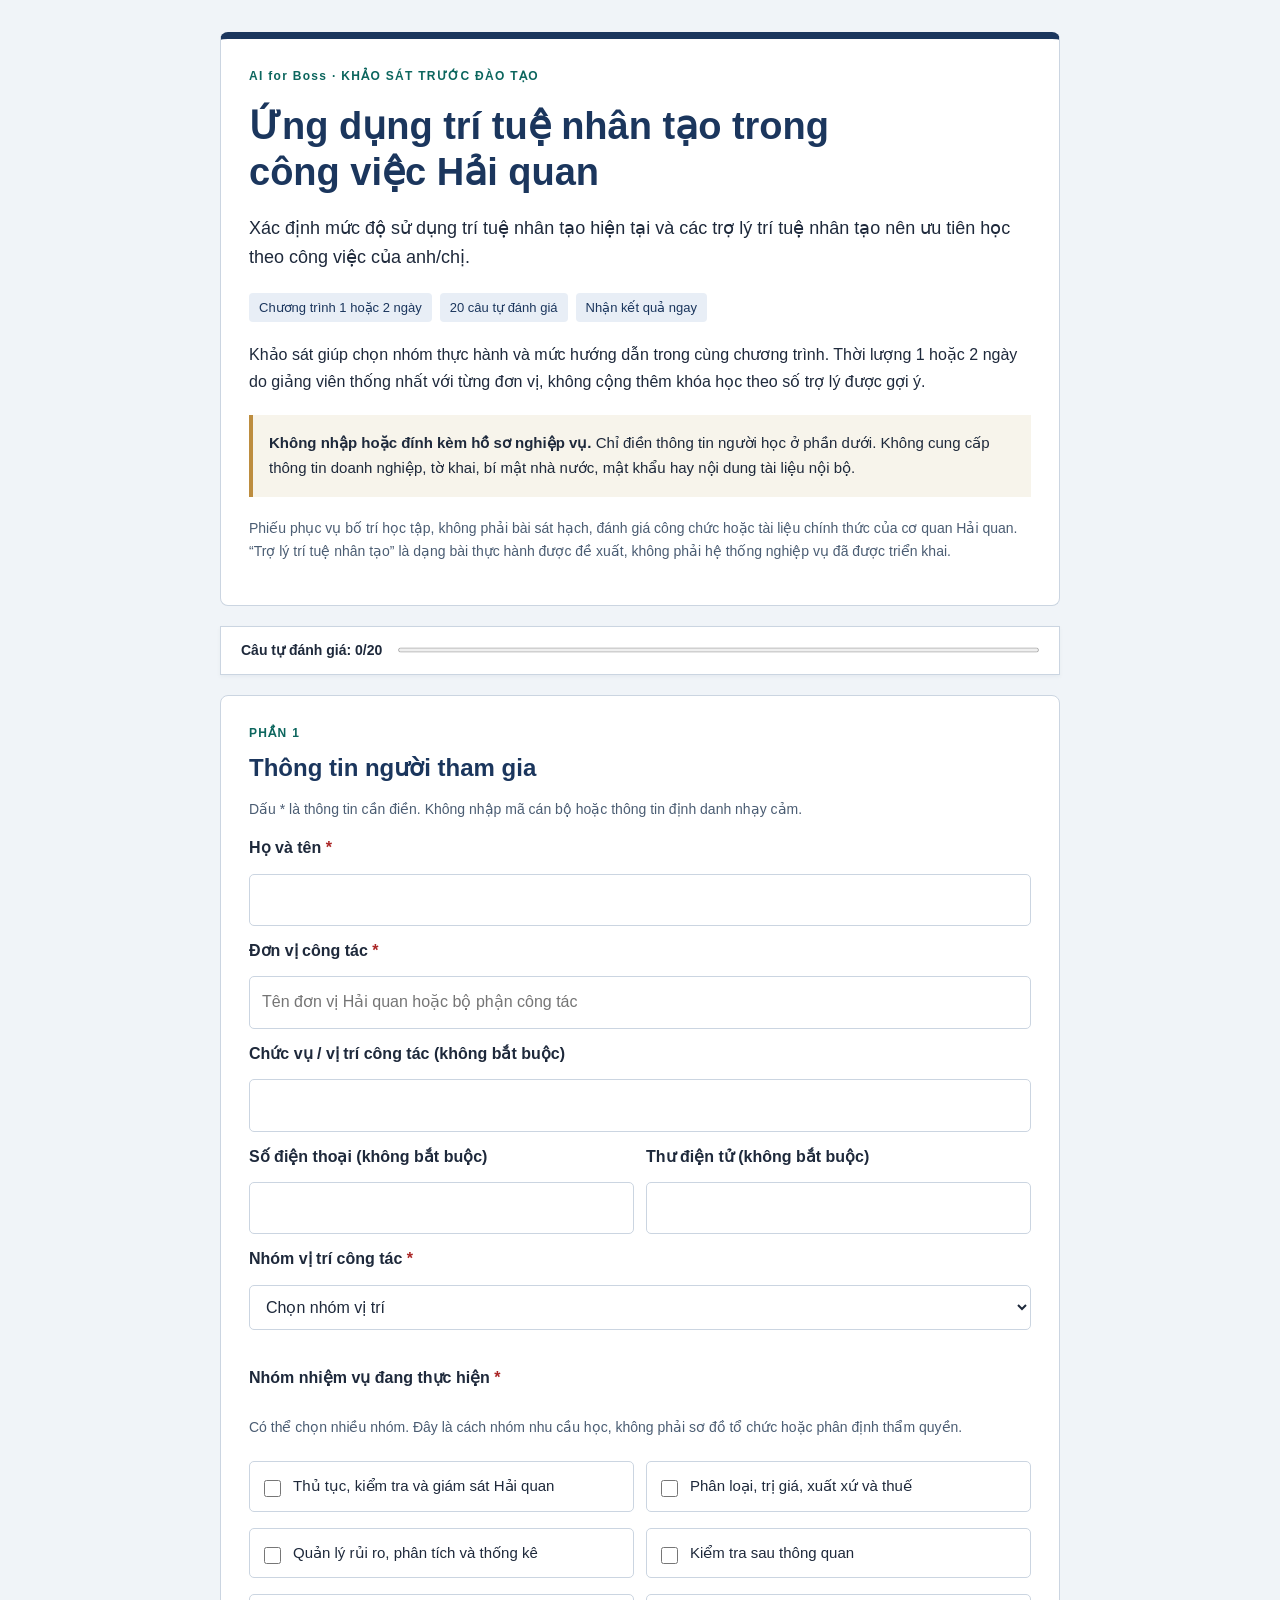
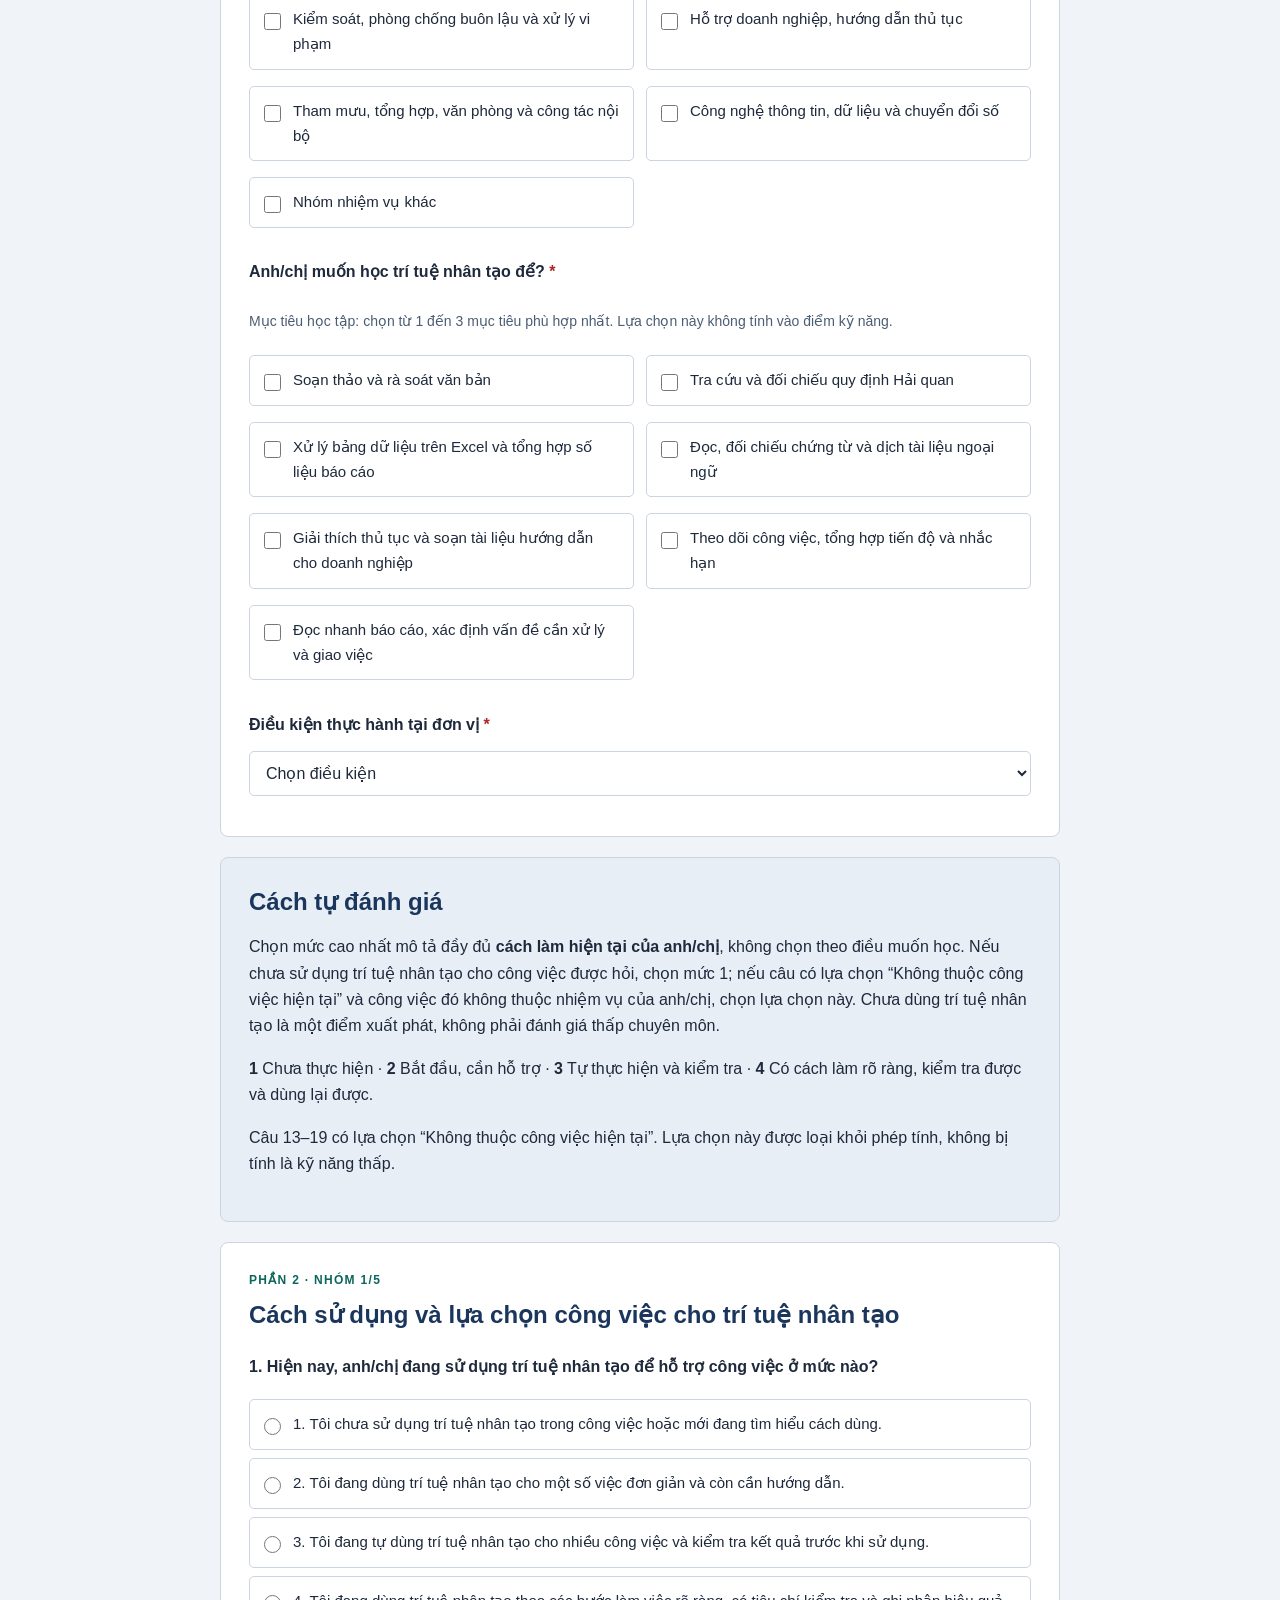
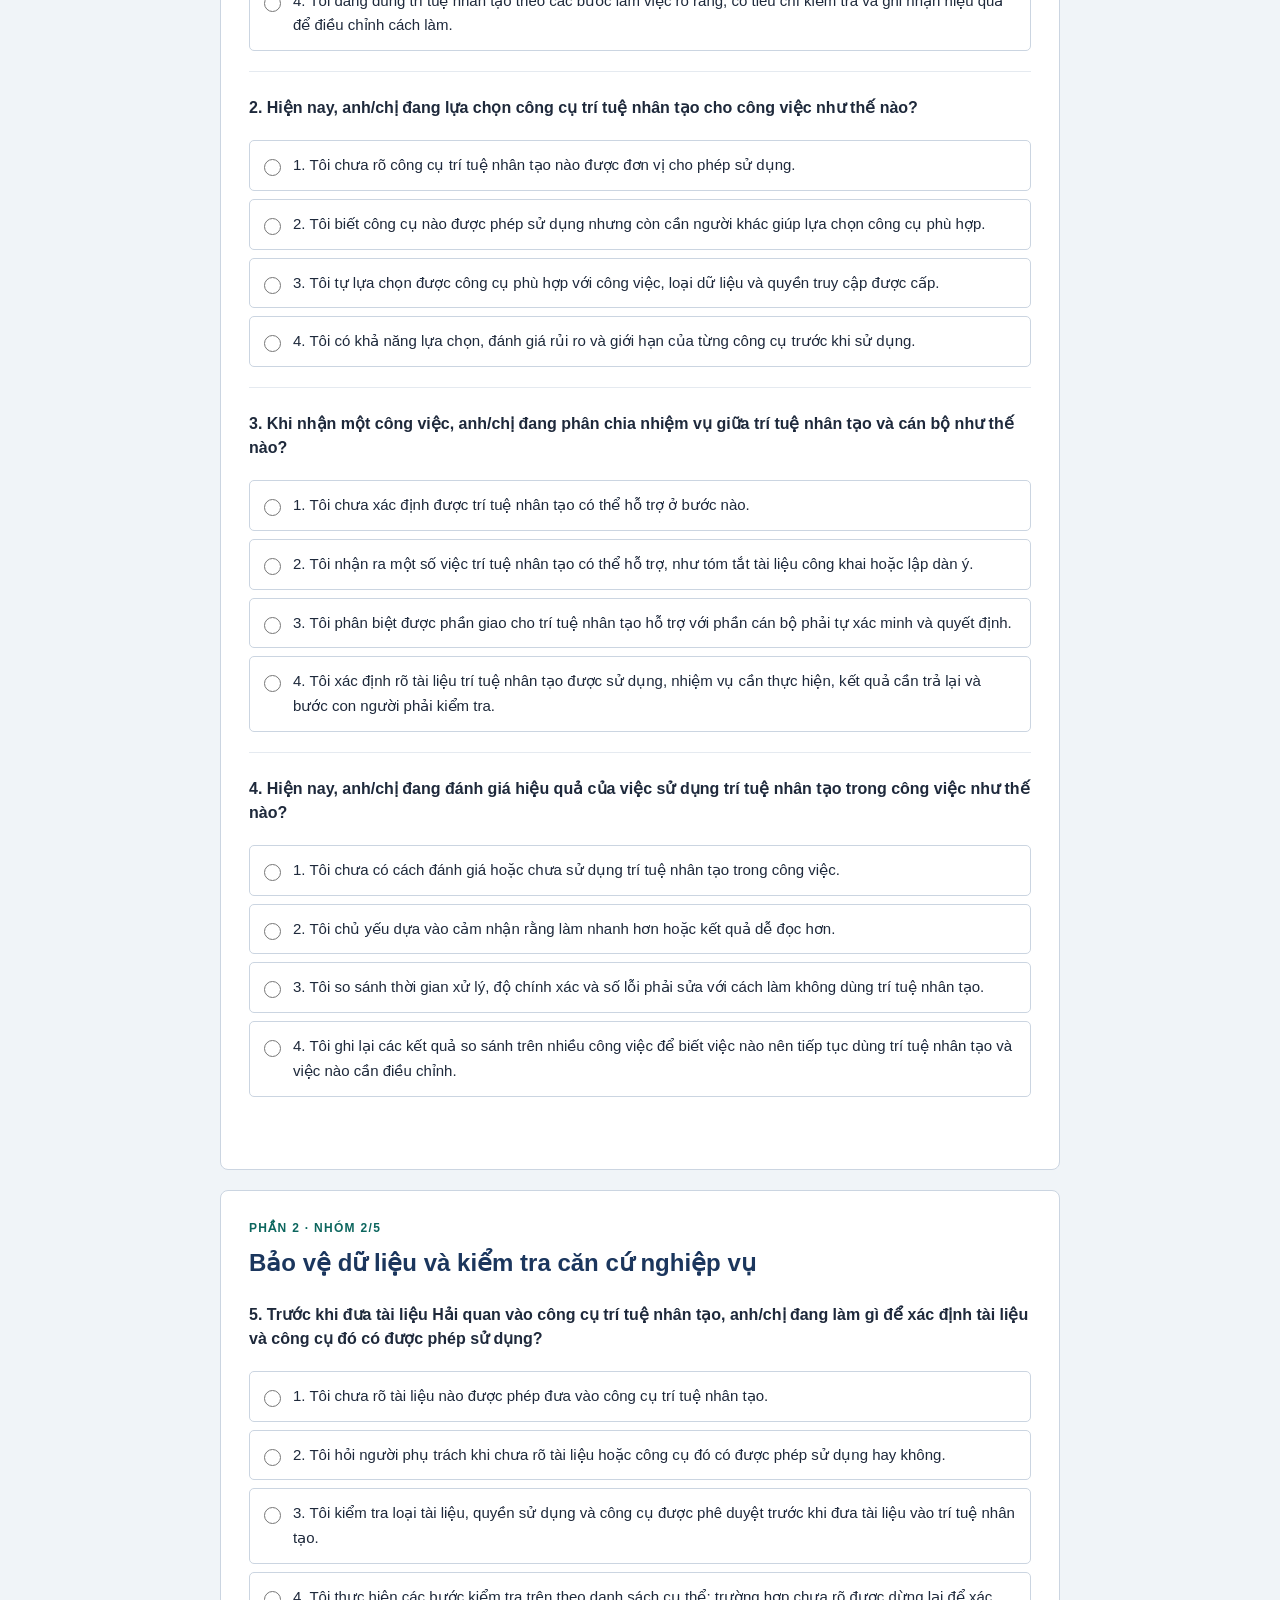
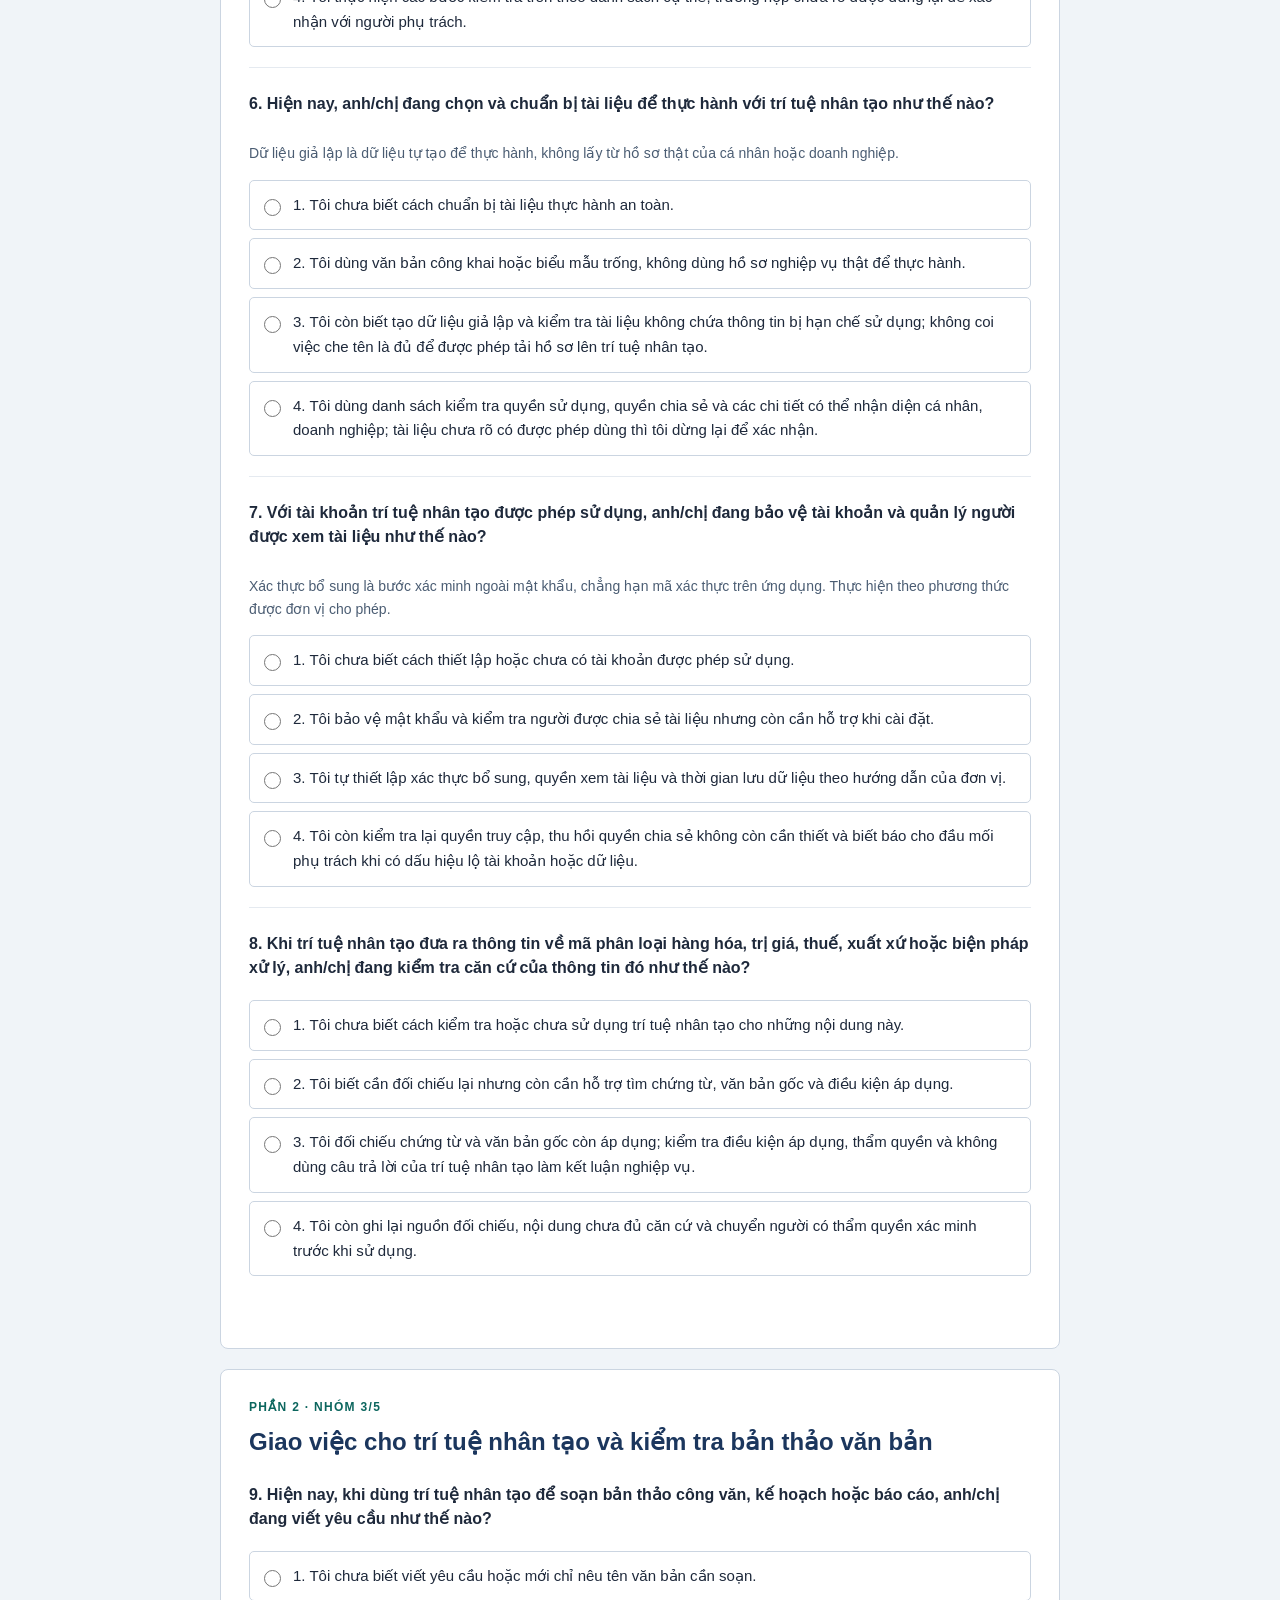
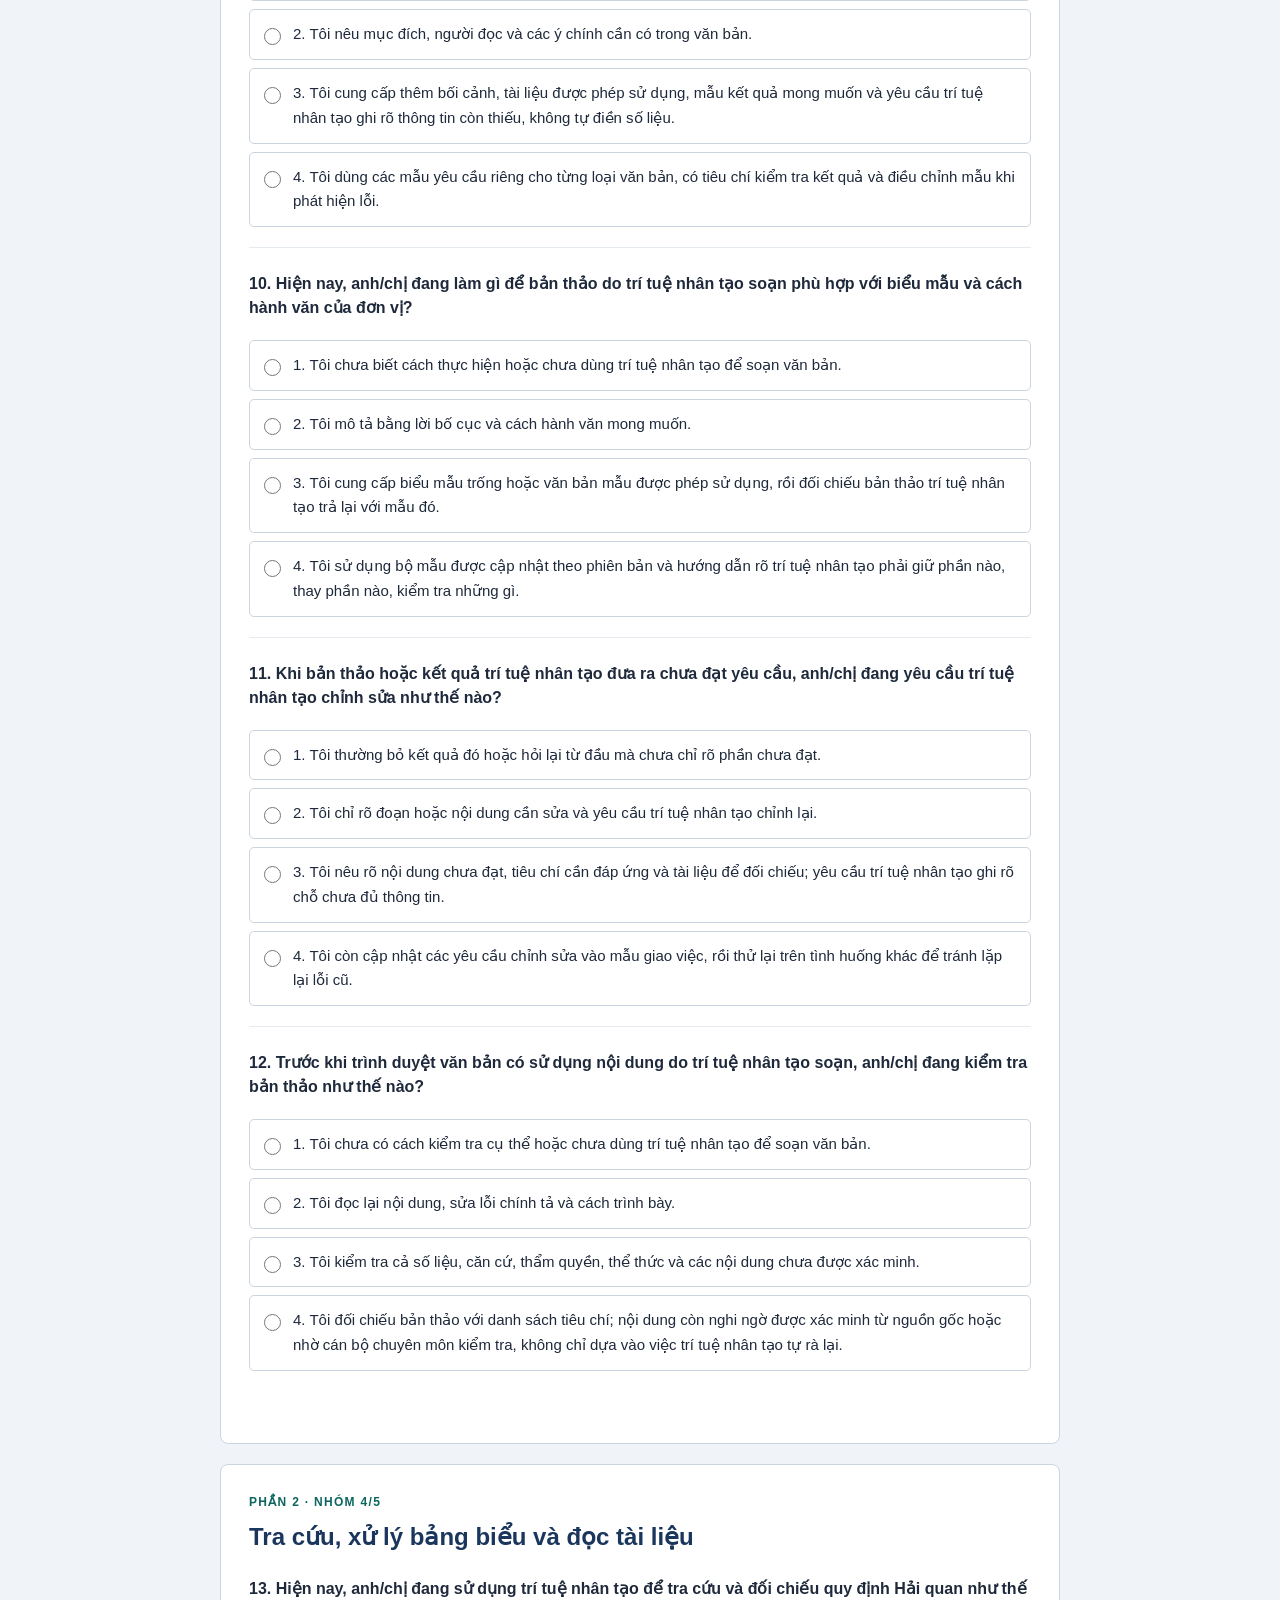
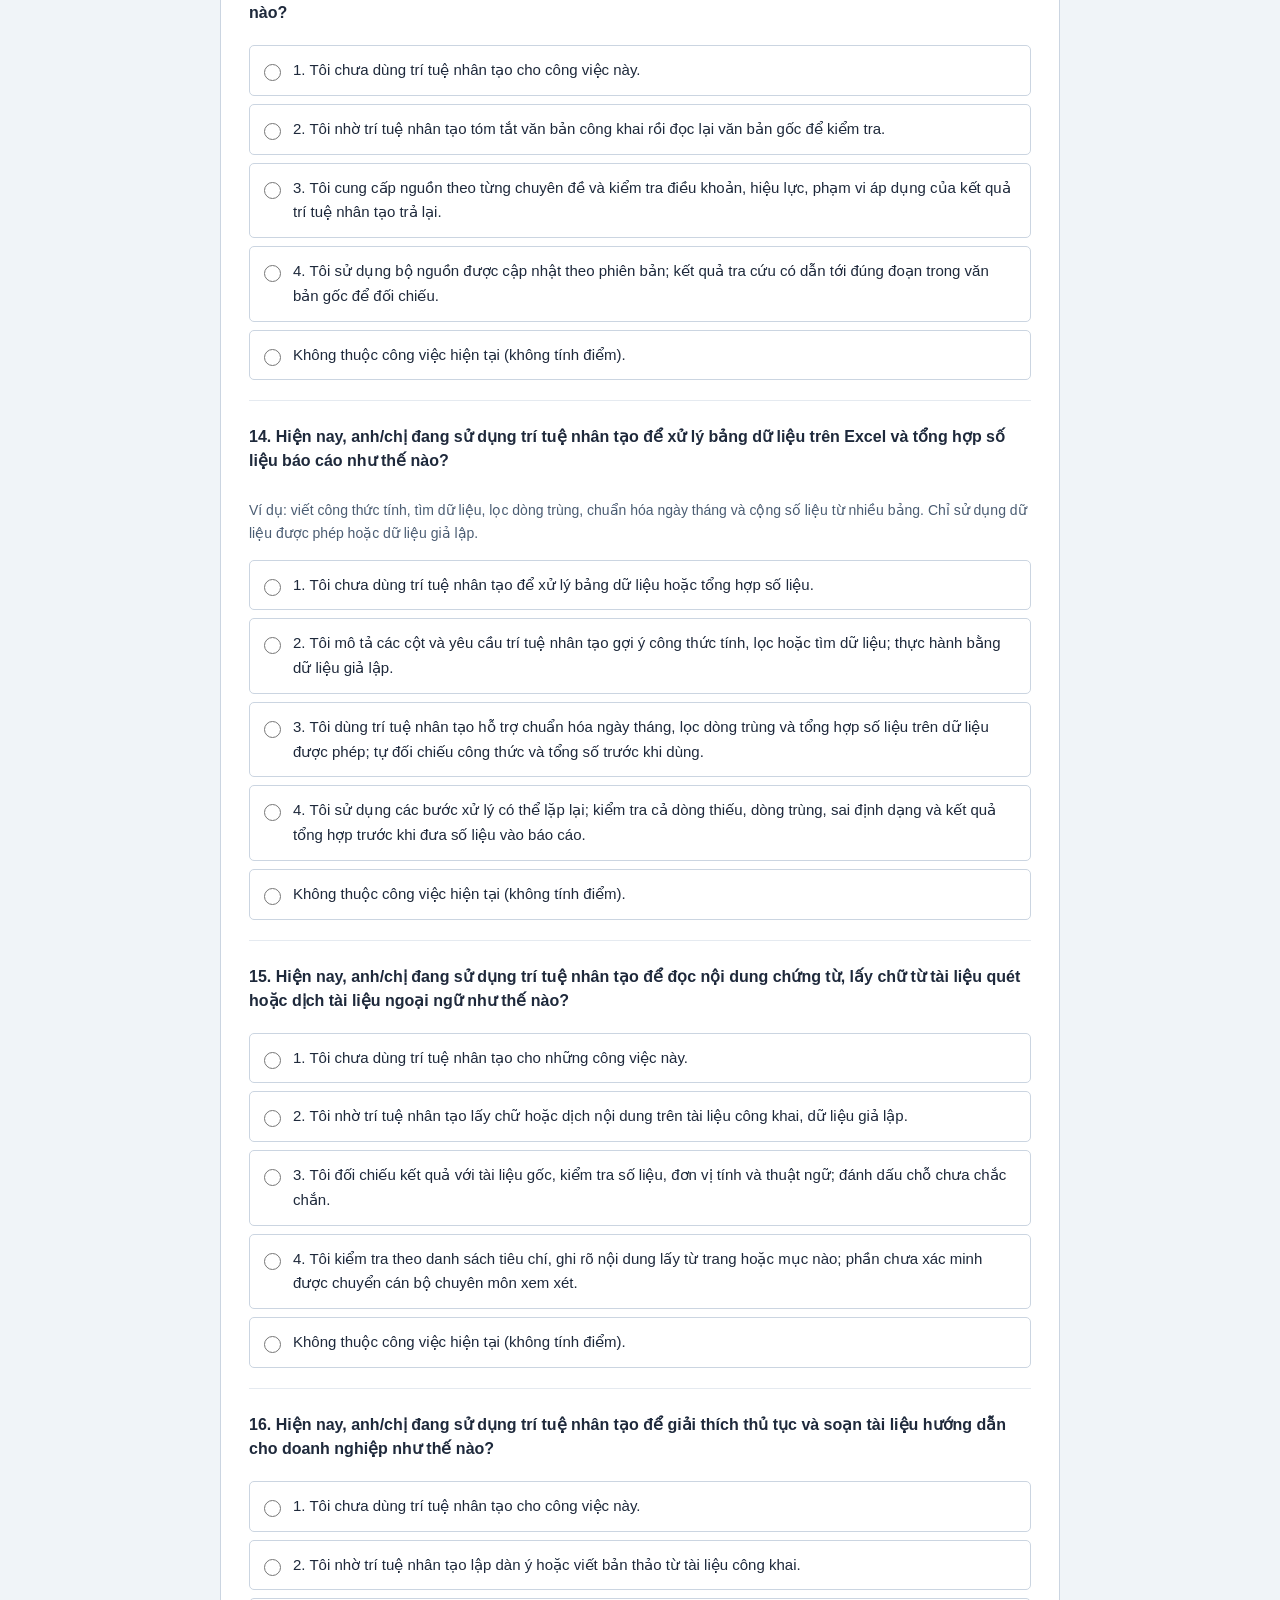
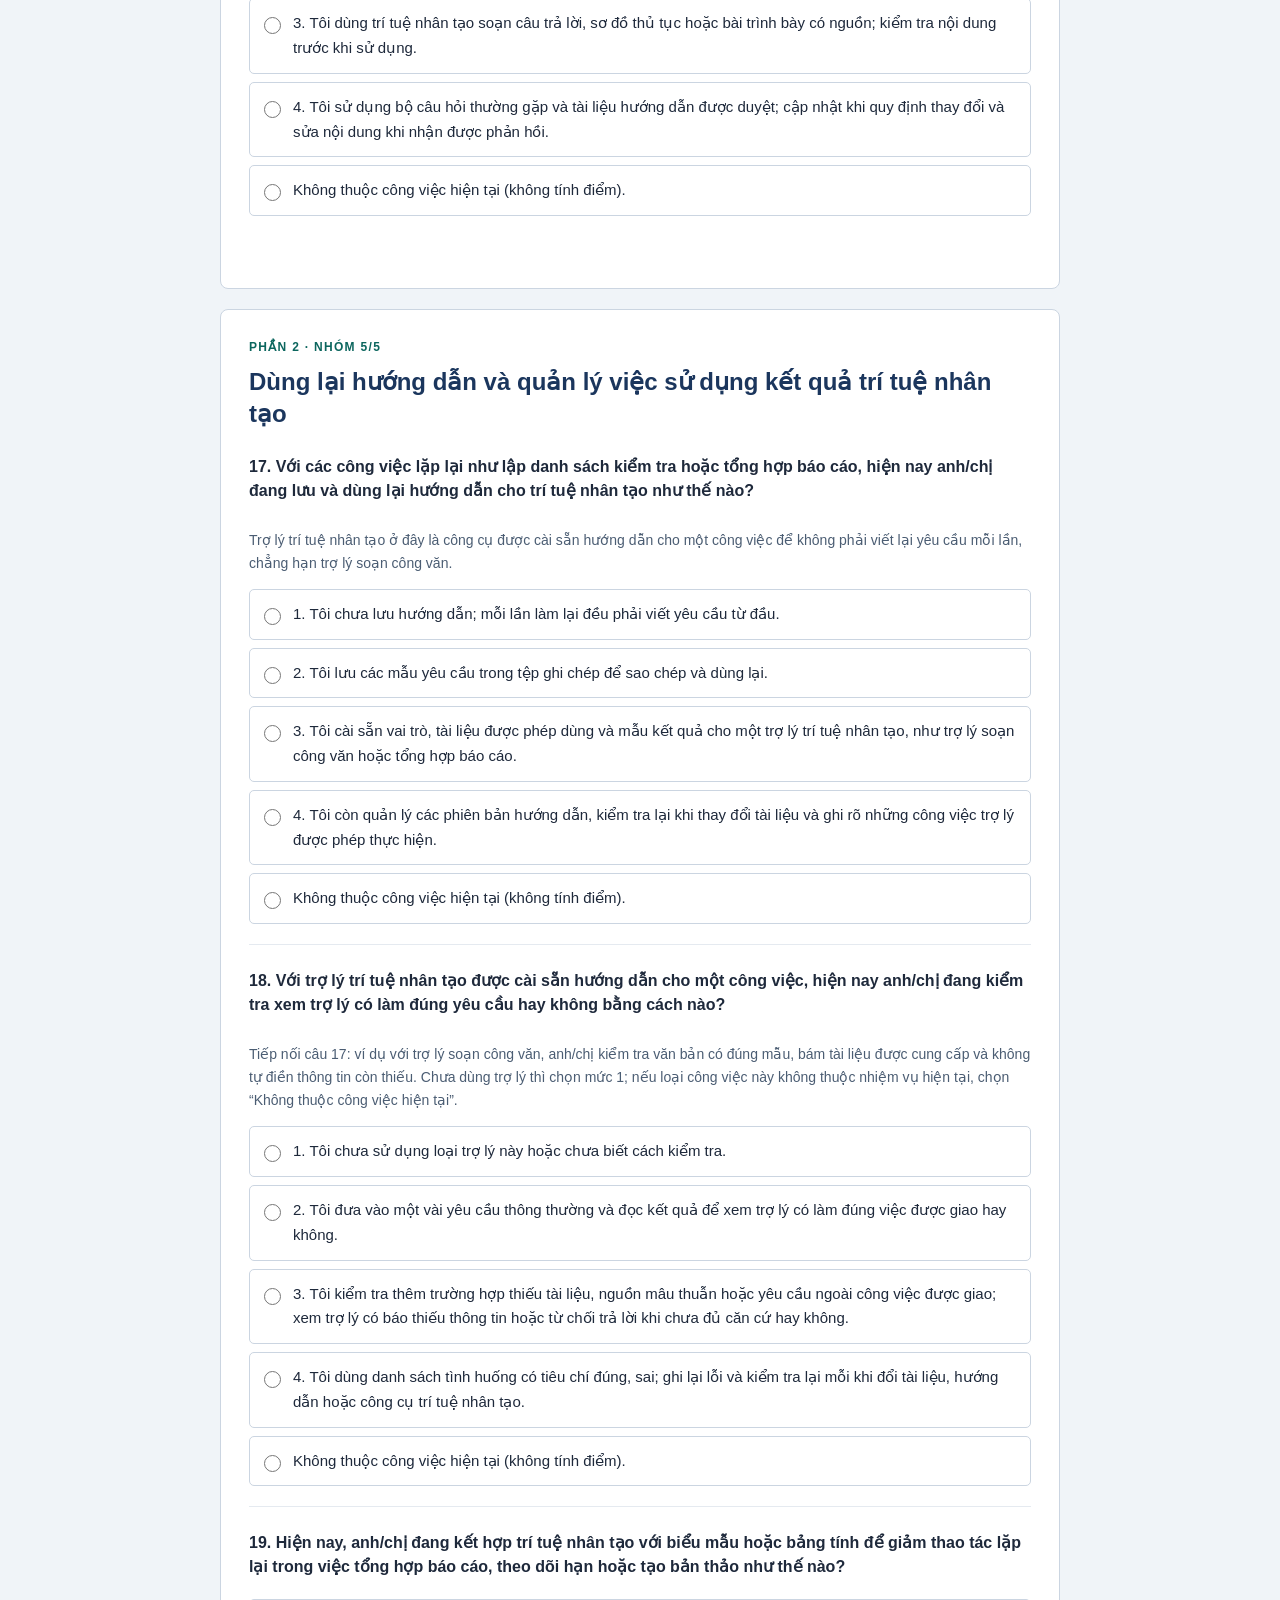
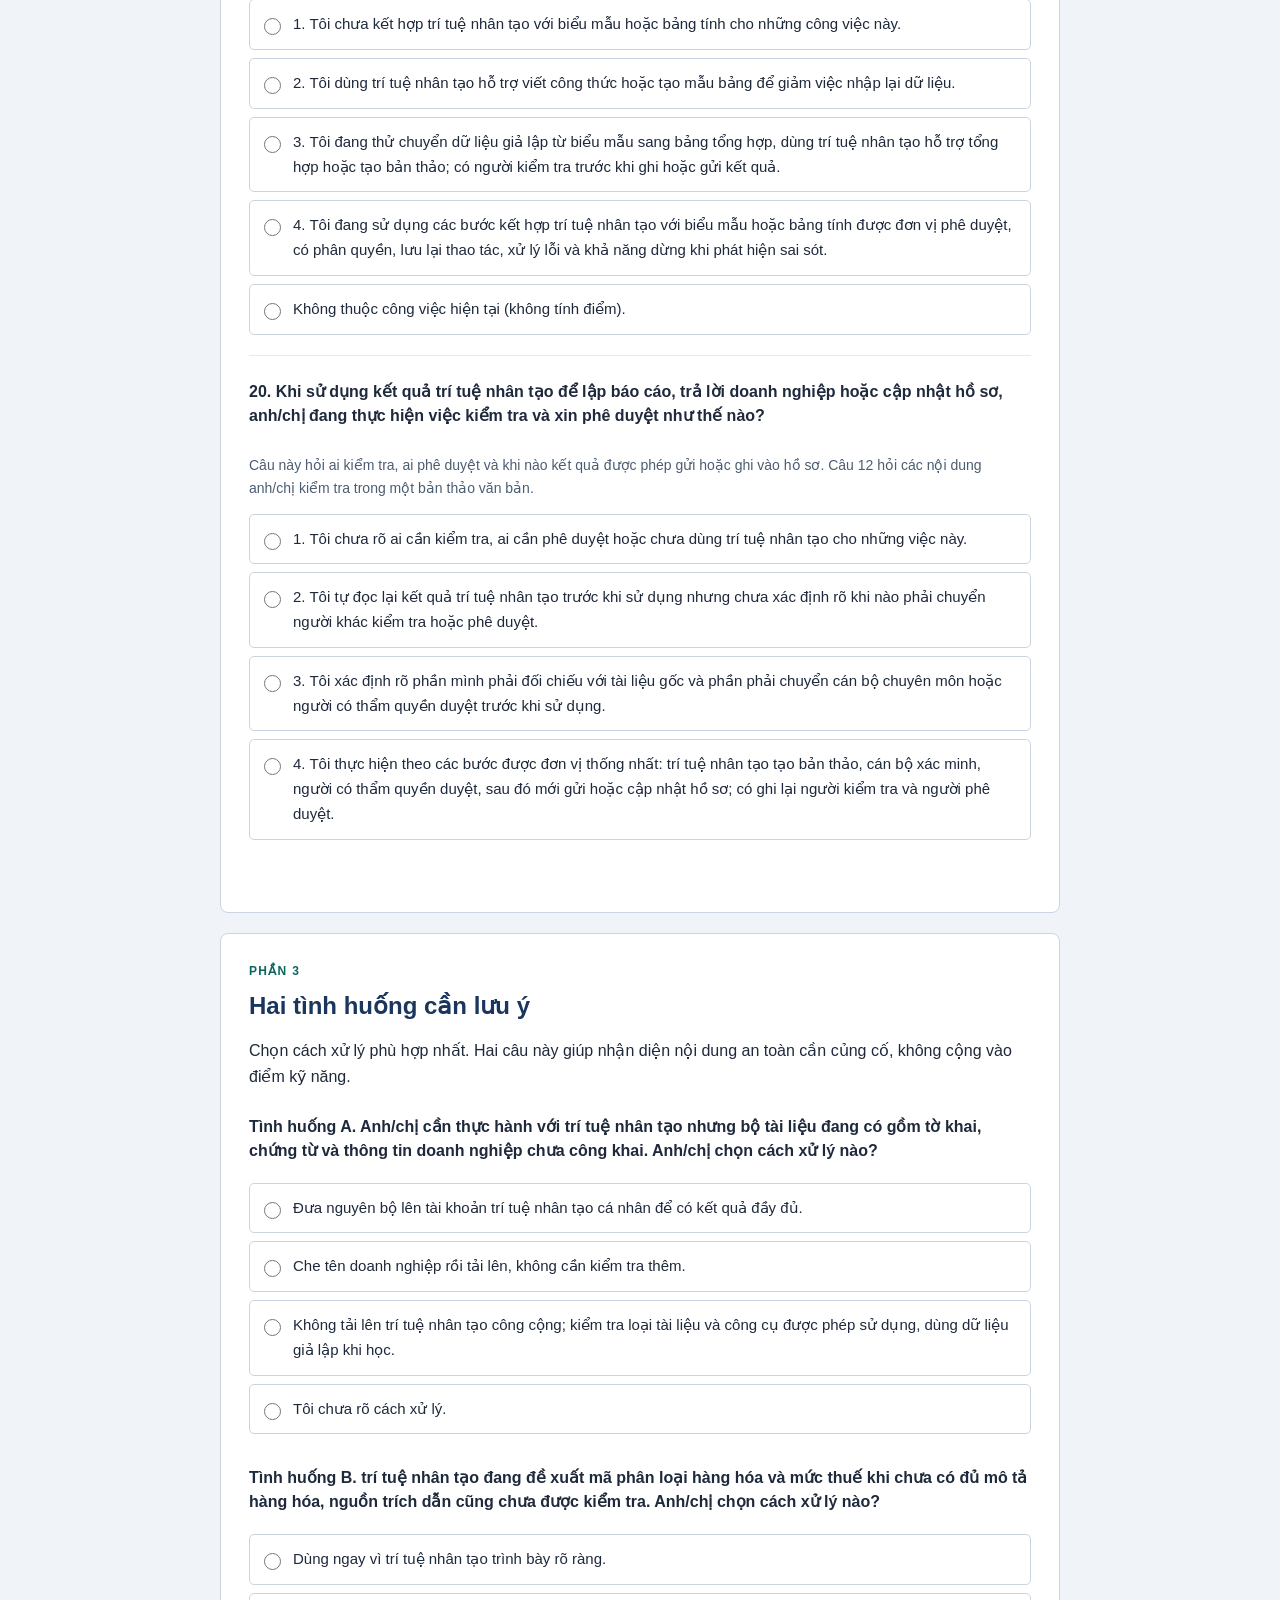
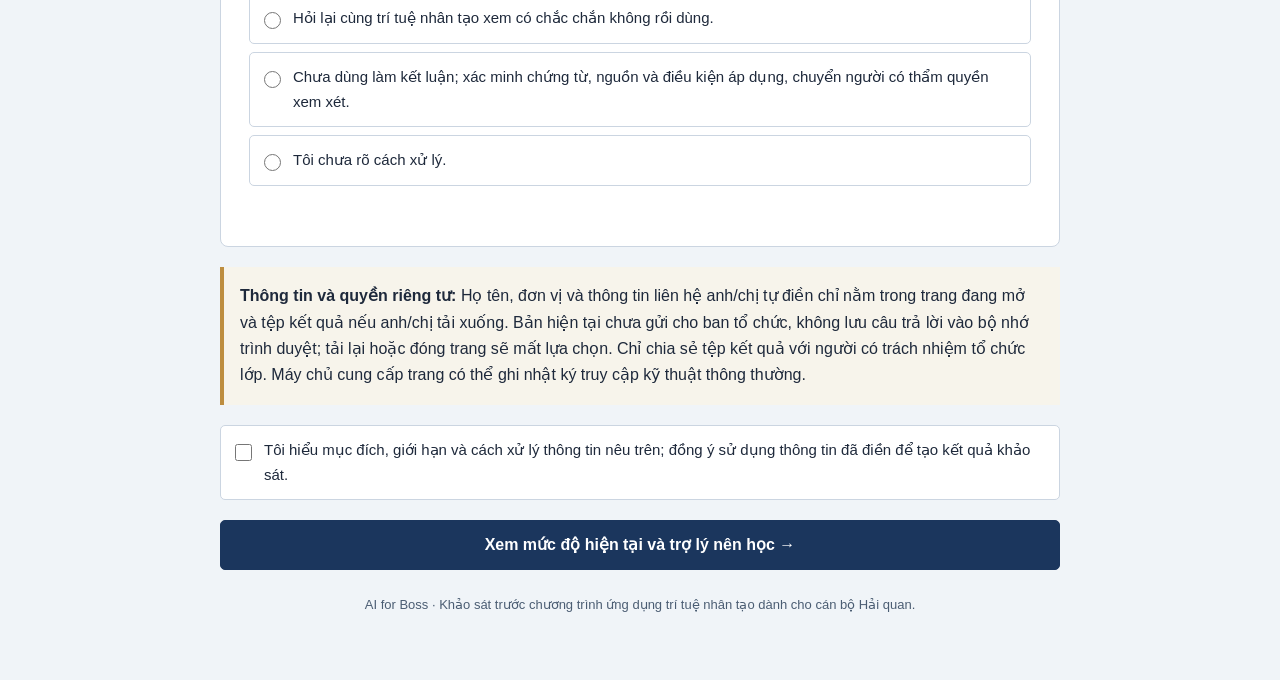
<file: hai-quan/index.html>
<!doctype html>
<html lang="vi"><head><meta charset="utf-8"><meta name="viewport" content="width=device-width,initial-scale=1"><meta name="description" content="Khảo sát mức độ sử dụng trí tuệ nhân tạo và trợ lý nên ưu tiên học dành cho cán bộ Hải quan."><title>Khảo sát trí tuệ nhân tạo dành cho cán bộ Hải quan</title><link rel="icon" href="data:,"><link rel="stylesheet" href="style.css?v=4-full-terms"><script defer src="data.js?v=4-full-terms"></script><script defer src="scoring.js?v=4-full-terms"></script><script defer src="app.js?v=4-full-terms"></script></head>
<body><main>
<header><p class="eyebrow">AI for Boss · KHẢO SÁT TRƯỚC ĐÀO TẠO</p><h1>Ứng dụng trí tuệ nhân tạo trong<br>công việc Hải quan</h1><p class="lead">Xác định mức độ sử dụng trí tuệ nhân tạo hiện tại và các trợ lý trí tuệ nhân tạo nên ưu tiên học theo công việc của anh/chị.</p><div class="tags"><span>Chương trình 1 hoặc 2 ngày</span><span>20 câu tự đánh giá</span><span>Nhận kết quả ngay</span></div>
<p>Khảo sát giúp chọn nhóm thực hành và mức hướng dẫn trong cùng chương trình. Thời lượng 1 hoặc 2 ngày do giảng viên thống nhất với từng đơn vị, không cộng thêm khóa học theo số trợ lý được gợi ý.</p>
<aside><strong>Không nhập hoặc đính kèm hồ sơ nghiệp vụ.</strong> Chỉ điền thông tin người học ở phần dưới. Không cung cấp thông tin doanh nghiệp, tờ khai, bí mật nhà nước, mật khẩu hay nội dung tài liệu nội bộ.</aside>
<p class="small">Phiếu phục vụ bố trí học tập, không phải bài sát hạch, đánh giá công chức hoặc tài liệu chính thức của cơ quan Hải quan. “Trợ lý trí tuệ nhân tạo” là dạng bài thực hành được đề xuất, không phải hệ thống nghiệp vụ đã được triển khai.</p></header>
<div class="progress"><label for="progress">Câu tự đánh giá: <span id="progressText">0/20</span></label><progress id="progress" value="0" max="20"></progress></div>
<form id="survey" novalidate>
<section><p class="eyebrow">PHẦN 1</p><h2>Thông tin người tham gia</h2><p class="small">Dấu * là thông tin cần điền. Không nhập mã cán bộ hoặc thông tin định danh nhạy cảm.</p>
<label for="fullName" class="field-title">Họ và tên <span>*</span></label><input class="text-input" id="fullName" name="fullName" autocomplete="name" maxlength="120" required>
<label for="unitName" class="field-title">Đơn vị công tác <span>*</span></label><input class="text-input" id="unitName" name="unitName" maxlength="180" required placeholder="Tên đơn vị Hải quan hoặc bộ phận công tác">
<label for="position" class="field-title">Chức vụ / vị trí công tác (không bắt buộc)</label><input class="text-input" id="position" name="position" maxlength="120">
<div class="options"><div><label for="phone" class="field-title">Số điện thoại (không bắt buộc)</label><input class="text-input" id="phone" name="phone" type="tel" autocomplete="tel" maxlength="30"></div><div><label for="email" class="field-title">Thư điện tử (không bắt buộc)</label><input class="text-input" id="email" name="email" type="email" autocomplete="email" maxlength="180"></div></div>
<label for="role" class="field-title">Nhóm vị trí công tác <span>*</span></label><select id="role" name="role" required><option value="">Chọn nhóm vị trí</option><option value="staff">Cán bộ trực tiếp thực hiện nghiệp vụ</option><option value="manager">Lãnh đạo, quản lý</option><option value="specialist">Đầu mối công nghệ, dữ liệu hoặc đào tạo</option></select>
<fieldset id="tasks"><legend>Nhóm nhiệm vụ đang thực hiện <span>*</span></legend><p class="small">Có thể chọn nhiều nhóm. Đây là cách nhóm nhu cầu học, không phải sơ đồ tổ chức hoặc phân định thẩm quyền.</p><div id="taskOptions" class="options"></div></fieldset>
<fieldset id="needs"><legend>Anh/chị muốn học trí tuệ nhân tạo để? <span>*</span></legend><p class="small">Mục tiêu học tập: chọn từ 1 đến 3 mục tiêu phù hợp nhất. Lựa chọn này không tính vào điểm kỹ năng.</p><div id="needOptions" class="options"></div></fieldset>
<label for="environment" class="field-title">Điều kiện thực hành tại đơn vị <span>*</span></label><select id="environment" name="environment" required><option value="">Chọn điều kiện</option><option value="approved">Đã có công cụ hoặc môi trường được đơn vị cho phép</option><option value="unknown">Chưa rõ công cụ nào được phép</option><option value="restricted">Chưa được phép sử dụng hoặc chưa có môi trường</option></select>
</section>
<section class="instructions"><h2>Cách tự đánh giá</h2><p>Chọn mức cao nhất mô tả đầy đủ <strong>cách làm hiện tại của anh/chị</strong>, không chọn theo điều muốn học. Nếu chưa sử dụng trí tuệ nhân tạo cho công việc được hỏi, chọn mức 1; nếu câu có lựa chọn “Không thuộc công việc hiện tại” và công việc đó không thuộc nhiệm vụ của anh/chị, chọn lựa chọn này. Chưa dùng trí tuệ nhân tạo là một điểm xuất phát, không phải đánh giá thấp chuyên môn.</p><p><strong>1</strong> Chưa thực hiện · <strong>2</strong> Bắt đầu, cần hỗ trợ · <strong>3</strong> Tự thực hiện và kiểm tra · <strong>4</strong> Có cách làm rõ ràng, kiểm tra được và dùng lại được.</p><p>Câu 13–19 có lựa chọn “Không thuộc công việc hiện tại”. Lựa chọn này được loại khỏi phép tính, không bị tính là kỹ năng thấp.</p></section>
<div id="questions"></div>
<section><p class="eyebrow">PHẦN 3</p><h2>Hai tình huống cần lưu ý</h2><p>Chọn cách xử lý phù hợp nhất. Hai câu này giúp nhận diện nội dung an toàn cần củng cố, không cộng vào điểm kỹ năng.</p><div id="cases"></div></section>
<div class="notice"><strong>Thông tin và quyền riêng tư:</strong> Họ tên, đơn vị và thông tin liên hệ anh/chị tự điền chỉ nằm trong trang đang mở và tệp kết quả nếu anh/chị tải xuống. Bản hiện tại chưa gửi cho ban tổ chức, không lưu câu trả lời vào bộ nhớ trình duyệt; tải lại hoặc đóng trang sẽ mất lựa chọn. Chỉ chia sẻ tệp kết quả với người có trách nhiệm tổ chức lớp. Máy chủ cung cấp trang có thể ghi nhật ký truy cập kỹ thuật thông thường.</div>
<label class="choice consent"><input type="checkbox" id="consent" required><span>Tôi hiểu mục đích, giới hạn và cách xử lý thông tin nêu trên; đồng ý sử dụng thông tin đã điền để tạo kết quả khảo sát.</span></label>
<div id="errors" role="alert" tabindex="-1" hidden></div><button type="submit" class="primary">Xem mức độ hiện tại và trợ lý nên học →</button>
</form>
<section id="result" hidden tabindex="-1" aria-labelledby="resultTitle"><p class="eyebrow">KẾT QUẢ KHẢO SÁT</p><h2 id="resultTitle">Mức độ hiện tại và trợ lý nên ưu tiên</h2><p id="identity"></p><div id="levelResult" class="notice"></div><p class="small">Mức độ được gợi ý từ câu trả lời, không phải chứng nhận năng lực. An toàn dữ liệu được nhận xét riêng, không lấy điểm kỹ năng để bù.</p>
<details><summary>Xem điểm từng nhóm kỹ năng</summary><div id="scores"></div></details>
<div id="safetyResult" class="notice"></div><div id="environmentResult" class="notice"></div><h3>Nội dung cần chú ý trong phần học chung</h3><div id="requiredModules"></div><h3>Trợ lý trí tuệ nhân tạo nên ưu tiên thực hành</h3><p>Các trợ lý dưới đây dùng để chọn bài thực hành trong chương trình, không tương ứng với các khóa học phải đăng ký thêm.</p><div id="electiveModules"></div><div class="notice"><strong>Cách học:</strong> Với chương trình 1 ngày, ưu tiên một bài thực hành sát công việc. Với chương trình 2 ngày, có thể thêm bài tập, tự làm và nhận phản hồi. Giảng viên điều chỉnh theo đơn vị và kết quả thực hành, không chỉ theo mức độ.</div><div id="caseFeedback"></div>
<details><summary>Cách phân loại và gợi ý trợ lý</summary><p>Điểm nhóm là trung bình các câu trả lời hợp lệ theo thang 1–4; “không thuộc công việc” không tính điểm. Điểm kỹ năng để phân mức độ lấy từ câu 1–4 và 9–20; câu 5–8 cùng hai tình huống dùng để nhận xét an toàn riêng.</p><p>Mức 1: dưới 1,75. Mức 2: từ 1,75 đến dưới 2,5. Mức 3: từ 2,5 đến dưới 3,25. Mức 4: từ 3,25, đồng thời nhóm trợ lý đạt ít nhất 3 và câu 17, 18 đều ít nhất 3. Thiếu dữ liệu thiết kế trợ lý thì không xếp mức độ 4. Vai trò lãnh đạo và nhu cầu muốn học không nâng mức độ.</p><p>Cần củng cố an toàn nếu một câu 5–8 hoặc 20 dưới 3, hoặc một tình huống chưa chọn cách phù hợp. Cần hướng dẫn thêm nền tảng nếu nhóm đầu dưới 2,5 hoặc câu 9 dưới 2. Đây là nội dung trong phần chung, không cộng thêm thời lượng khóa.</p><p>Gợi ý tối đa 3 trợ lý, theo nhu cầu đã chọn, nhiệm vụ và kỹ năng cần củng cố. Điểm ưu tiên = (4 − điểm kỹ năng liên quan) + 3 nếu mục tiêu học tương ứng được chọn + 1 nếu phù hợp nhiệm vụ; khi chưa có điểm thì khoảng thiếu bằng 0. Trợ lý lãnh đạo được ưu tiên với vai trò quản lý. Trợ lý theo dõi công việc chỉ được xét khi người học chọn hoặc là đầu mối công nghệ có mức độ từ 3; không mặc định dạy tự động hóa cho tất cả.</p><p>Đây là quy tắc tư vấn đề xuất, chưa kiểm định thành thang đo chuẩn hóa. Không tự quyết định học 1 hay 2 ngày bằng điểm khảo sát.</p></details>
<div class="actions"><button type="button" id="download">Tải bản kết quả</button><button type="button" id="print">In hoặc lưu bản kết quả</button><button type="button" id="edit">Chỉnh câu trả lời</button></div><p id="stale" role="status" hidden>Câu trả lời đã thay đổi. Vui lòng bấm xem kết quả để cập nhật trước khi tải hoặc in.</p></section>
<footer>AI for Boss · Khảo sát trước chương trình ứng dụng trí tuệ nhân tạo dành cho cán bộ Hải quan.</footer>
<noscript>Vui lòng bật JavaScript để điền khảo sát và nhận gợi ý.</noscript></main></body></html>
</file>
<file: hai-quan/style.css>
:root{--navy:#1b365d;--accent:#0c665e;--bg:#f0f4f8;--ink:#1e293b;--muted:#4b5d73;--line:#cbd5e1;--paper:#fff;--warning:#804709}*{box-sizing:border-box}body{margin:0;background:var(--bg);color:var(--ink);font:16px/1.65 'Segoe UI',Arial,sans-serif}main{max-width:880px;margin:auto;padding:32px 20px 64px}header,section{background:var(--paper);padding:28px;border:1px solid var(--line);border-radius:8px;margin-bottom:20px}header{border-top:7px solid var(--navy)}h1{font-size:38px;line-height:1.22;color:var(--navy);margin:16px 0}h2{font-size:24px;line-height:1.35;color:var(--navy);margin:0 0 12px}h3{font-size:20px;line-height:1.4}.lead{font-size:18px}.eyebrow{font-size:12px;letter-spacing:1.3px;font-weight:750;color:var(--accent);margin:0 0 8px}.small{font-size:14px;color:var(--muted)}.tags{display:flex;flex-wrap:wrap;gap:8px;margin:20px 0}.tags span{padding:4px 10px;background:#e8eef6;color:var(--navy);font-size:13px;border-radius:4px}aside,.notice{padding:16px;background:#f7f4eb;border-left:4px solid #bd8d3f;margin:20px 0}aside{font-size:15px}.progress{position:sticky;top:0;z-index:2;display:flex;gap:16px;align-items:center;padding:12px 20px;background:#fff;border:1px solid var(--line);margin:20px 0;box-shadow:0 2px 4px #1b365d0c;font-size:14px;font-weight:600}.progress label{white-space:nowrap}progress{width:100%;height:10px;accent-color:var(--accent)}fieldset{min-width:0;border:0;padding:0;margin:24px 0}legend,.field-title{font-weight:650;display:block;margin-bottom:12px}legend{padding:0;line-height:1.5}.field-title span,legend>span{color:#aa2525}.text-input,select{width:100%;font:inherit;padding:12px;background:#fff;border:1px solid var(--line);border-radius:5px;color:var(--ink);margin-bottom:12px}.choice{display:flex;gap:12px;align-items:flex-start;padding:12px 14px;border:1px solid var(--line);border-radius:5px;margin:8px 0;cursor:pointer;font-size:15px}.choice:hover{background:#f4f7fa}.choice:has(input:checked){border-color:var(--accent);background:#edf7f4}.choice input{margin:6px 0 0;flex-shrink:0;width:17px;height:17px;accent-color:var(--accent)}.options{display:grid;grid-template-columns:1fr 1fr;gap:0 12px}.question{padding-bottom:12px;border-bottom:1px solid #e5eaf0}.question:last-child{border:0}.instructions{background:#e8eef6}.consent{background:#fff;margin:20px 0}button{font:600 16px/1.5 'Segoe UI',Arial,sans-serif;padding:12px 20px;border:1px solid var(--navy);background:#fff;color:var(--navy);border-radius:5px;cursor:pointer;min-height:48px}button.primary{background:var(--navy);color:#fff;width:100%}button:hover{filter:brightness(.93)}button:disabled{opacity:.5;cursor:not-allowed}:focus-visible{outline:3px solid #bc770a;outline-offset:3px}#errors{padding:16px;background:#fff0ee;border:1px solid #a32b26;color:#862722;margin:20px 0}.invalid{outline:2px solid #a32b26;outline-offset:4px}#result{margin-top:32px;border-top:7px solid var(--accent)}#scores{display:grid;grid-template-columns:repeat(2,1fr);gap:12px}.score{background:#f2f5f8;padding:16px}.score strong{display:block;font-size:24px;color:var(--navy)}.module{padding:16px 0;border-bottom:1px solid var(--line)}.module h4{font-size:18px;margin:0 0 8px}.module p{margin:6px 0}.condition{color:var(--warning);font-weight:650}details{margin:24px 0;padding:16px;background:#f2f5f8}summary{cursor:pointer;font-weight:650}.actions{display:flex;flex-wrap:wrap;gap:12px}footer{font-size:13px;color:var(--muted);text-align:center;padding-top:24px}[hidden]{display:none!important}@media(max-width:600px){main{padding:16px 12px 40px}header,section{padding:20px 16px}h1{font-size:29px}h2{font-size:21px}.options{grid-template-columns:1fr}.progress{padding:10px;gap:10px;font-size:12px}#scores{grid-template-columns:1fr}.actions button{width:100%}}@media print{body{background:#fff}main{max-width:none;padding:0}header,.progress,form,footer,.actions,details,#stale{display:none!important}#result{border:0;padding:0;margin:0}.module,.score{break-inside:avoid}h2,h3{break-after:avoid}}
</file>
